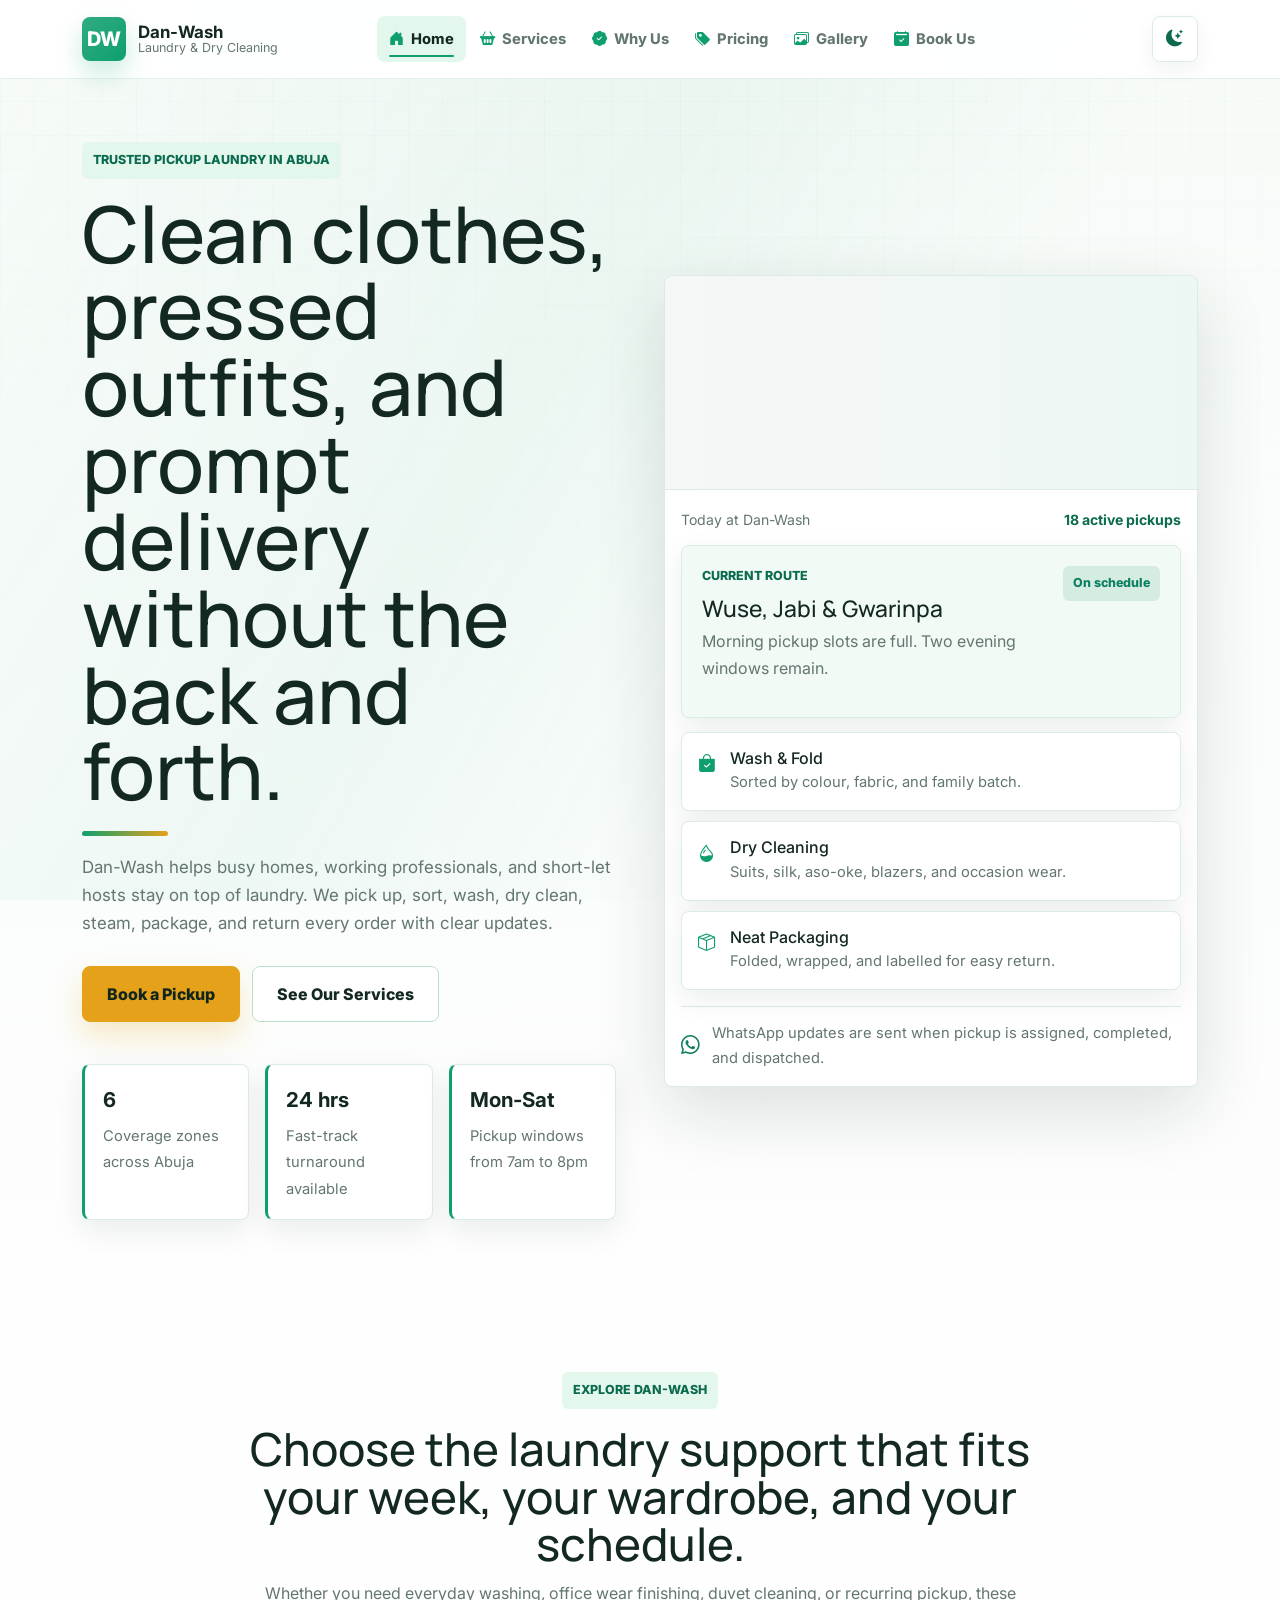
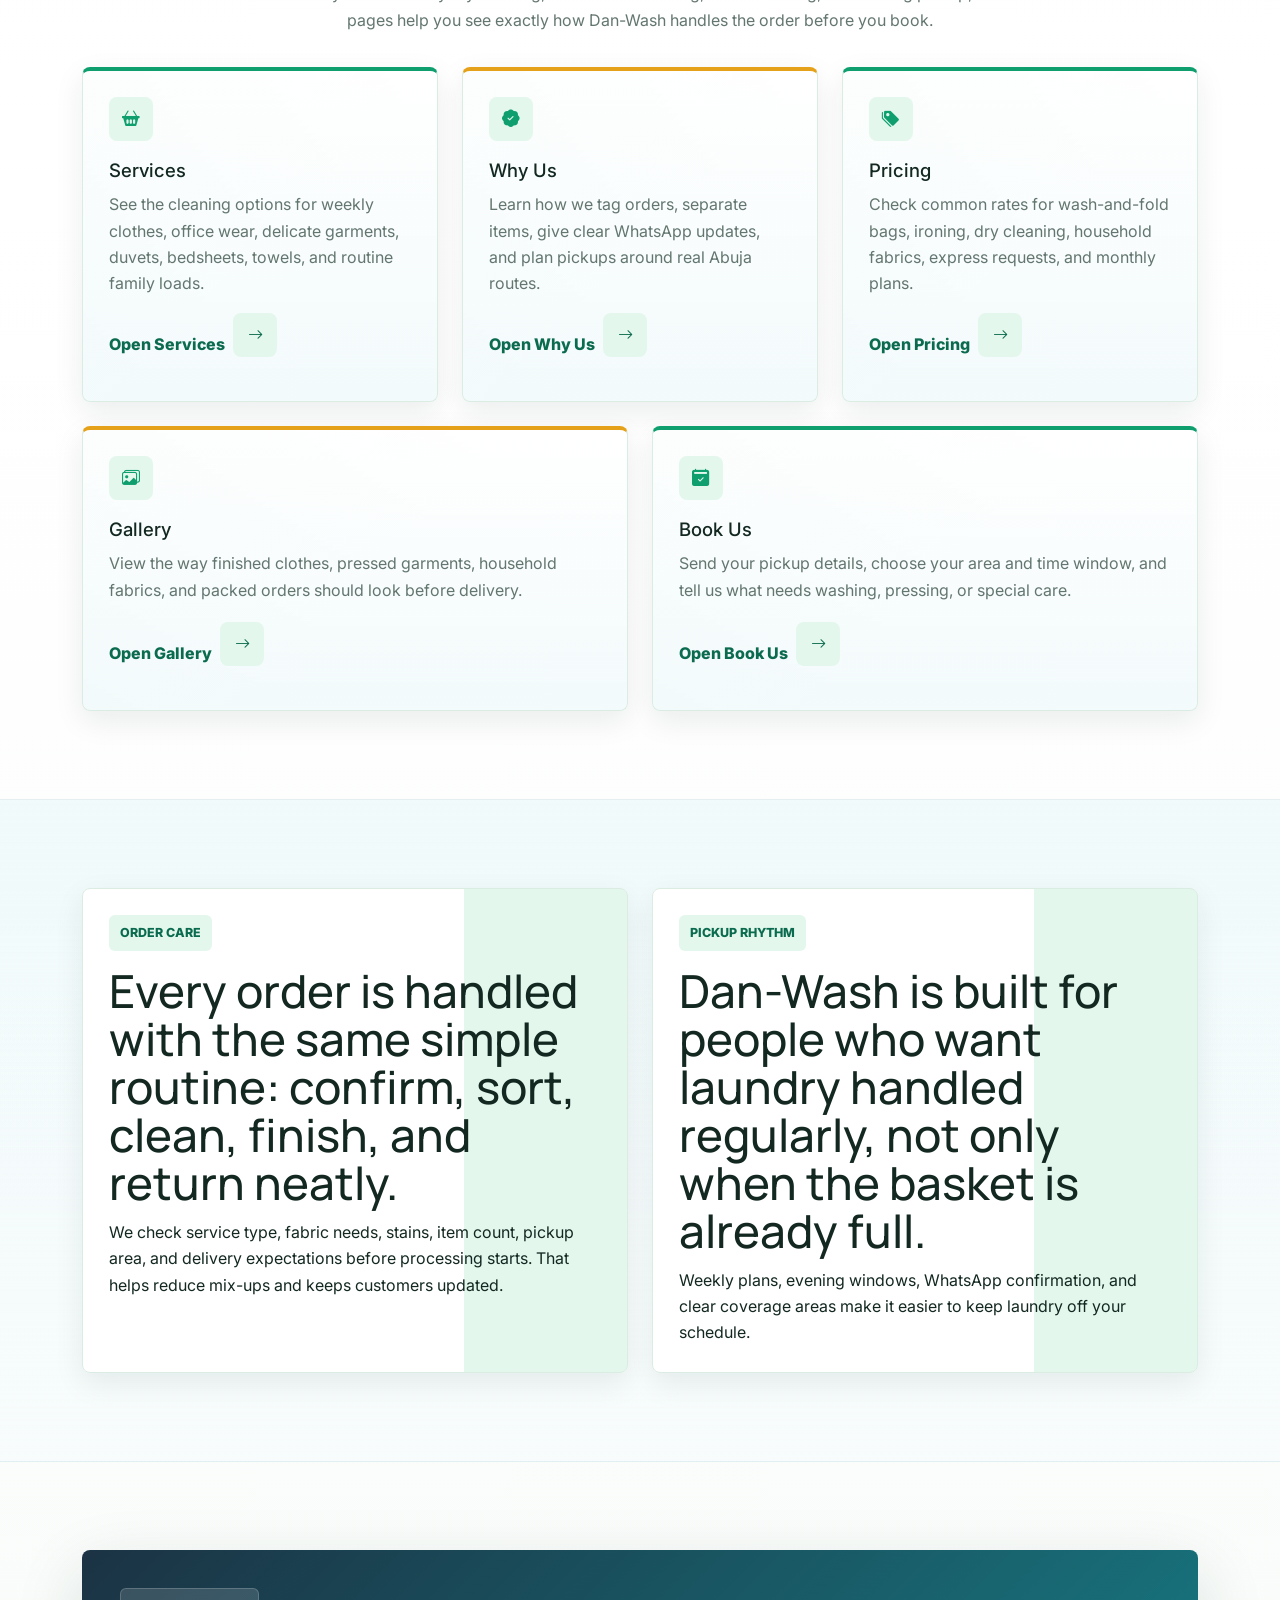
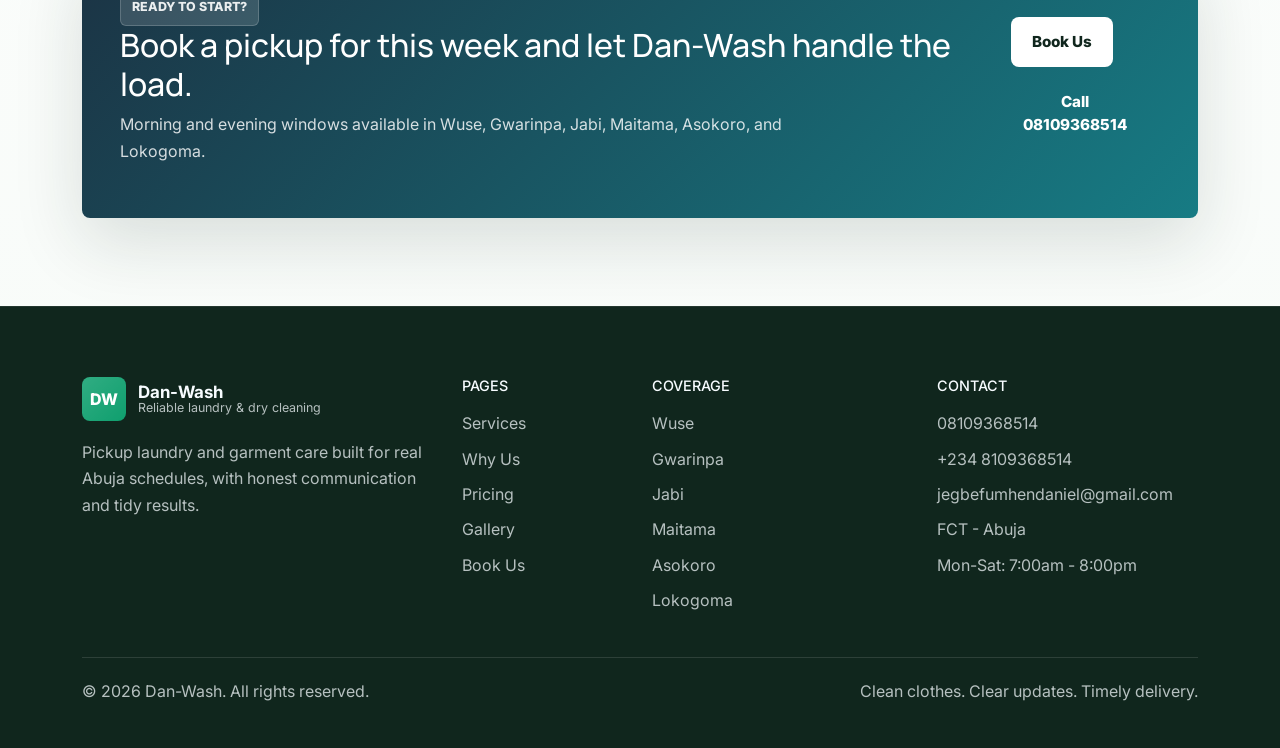
<file: index.html>
<!DOCTYPE html>
<html lang="en" data-theme="light">
<head>
  <meta charset="UTF-8" />
  <meta name="viewport" content="width=device-width, initial-scale=1.0" />
  <title>Dan-Wash | Reliable Laundry & Dry Cleaning in Abuja</title>
  <meta
    name="description"
    content="Dan-Wash offers pickup laundry, ironing, dry cleaning, and household fabric care across Wuse, Gwarinpa, Jabi, Maitama, Asokoro, and Lokogoma in Abuja."
  />
  <script>
    (() => {
      try {
        const savedTheme = localStorage.getItem("danwash-theme");
        const systemTheme = window.matchMedia("(prefers-color-scheme: dark)").matches ? "dark" : "light";
        const theme = savedTheme === "dark" || savedTheme === "light" ? savedTheme : systemTheme;
        document.documentElement.setAttribute("data-theme", theme);
      } catch (error) {
        document.documentElement.setAttribute("data-theme", "light");
      }
    })();
  </script>

  <link
    href="https://cdn.jsdelivr.net/npm/bootstrap@5.3.3/dist/css/bootstrap.min.css"
    rel="stylesheet"
  />
  <link
    rel="stylesheet"
    href="https://cdn.jsdelivr.net/npm/bootstrap-icons@1.11.3/font/bootstrap-icons.min.css"
  />
  <link
    rel="preconnect"
    href="https://fonts.googleapis.com"
  />
  <link
    rel="preconnect"
    href="https://fonts.gstatic.com"
    crossorigin
  />
  <link
    href="https://fonts.googleapis.com/css2?family=Inter:wght@400;500;600;700;800&family=Manrope:wght@500;600;700;800&display=swap"
    rel="stylesheet"
  />
  <link rel="stylesheet" href="style.css" />
</head>
<body class="page-home">
  <div class="site-bg" aria-hidden="true">
    <span class="orb orb-a"></span>
    <span class="orb orb-b"></span>
    <span class="grid-fade"></span>
  </div>

  <nav class="navbar navbar-expand-lg fixed-top site-navbar" id="mainNavbar">
    <div class="container">
      <a class="navbar-brand brand" href="index.html">
        <span class="brand-badge">DW</span>
        <span class="brand-copy">
          <strong>Dan-Wash</strong>
          <small>Laundry & Dry Cleaning</small>
        </span>
      </a>

      <button
        class="navbar-toggler nav-toggle border-0 shadow-none"
        type="button"
        data-bs-toggle="collapse"
        data-bs-target="#siteNav"
        aria-controls="siteNav"
        aria-expanded="false"
        aria-label="Toggle navigation"
      >
        <span></span>
        <span></span>
        <span></span>
      </button>

      <div class="collapse navbar-collapse" id="siteNav">
        <ul class="navbar-nav mx-auto">
          <li class="nav-item"><a class="nav-link" href="index.html"><i class="bi bi-house-door-fill"></i><span>Home</span></a></li>
          <li class="nav-item"><a class="nav-link" href="services.html"><i class="bi bi-basket2-fill"></i><span>Services</span></a></li>
          <li class="nav-item"><a class="nav-link" href="why-us.html"><i class="bi bi-patch-check-fill"></i><span>Why Us</span></a></li>
          <li class="nav-item"><a class="nav-link" href="pricing.html"><i class="bi bi-tags-fill"></i><span>Pricing</span></a></li>
          <li class="nav-item"><a class="nav-link" href="gallery.html"><i class="bi bi-images"></i><span>Gallery</span></a></li>
          <li class="nav-item"><a class="nav-link" href="book-us.html"><i class="bi bi-calendar2-check-fill"></i><span>Book Us</span></a></li>
        </ul>

        <div class="nav-cta">
          <button class="theme-toggle" id="themeToggle" type="button" aria-label="Toggle colour theme">
            <span class="theme-toggle-thumb" aria-hidden="true"></span>
            <span class="theme-option"><i class="bi bi-sun-fill"></i><span>Light</span></span>
            <span class="theme-option"><i class="bi bi-moon-stars-fill"></i><span>Dark</span></span>
          </button>
        </div>
      </div>
    </div>
  </nav>

  <header class="hero-shell hero-home">
    <div class="container">
      <div class="row align-items-center g-5">
        <div class="col-lg-6">
          <div class="section-chip reveal">Trusted pickup laundry in Abuja</div>
          <h1 class="hero-title reveal">
            Clean clothes, pressed outfits, and prompt delivery without the back and forth.
          </h1>
          <p class="hero-text reveal">
            Dan-Wash helps busy homes, working professionals, and short-let hosts stay on top of laundry.
            We pick up, sort, wash, dry clean, steam, package, and return every order with clear updates.
          </p>

          <div class="hero-actions reveal">
            <a class="btn btn-brand btn-lg" href="book-us.html">Book a Pickup</a>
            <a class="btn btn-outline-brand btn-lg" href="services.html">See Our Services</a>
          </div>

          <div class="hero-metrics row g-3 reveal">
            <div class="col-sm-4">
              <div class="metric-card">
                <strong>6</strong>
                <span>Coverage zones across Abuja</span>
              </div>
            </div>
            <div class="col-sm-4">
              <div class="metric-card">
                <strong>24 hrs</strong>
                <span>Fast-track turnaround available</span>
              </div>
            </div>
            <div class="col-sm-4">
              <div class="metric-card">
                <strong>Mon-Sat</strong>
                <span>Pickup windows from 7am to 8pm</span>
              </div>
            </div>
          </div>
        </div>

        <div class="col-lg-6">
          <div class="hero-panel reveal">
            <div class="hero-panel-top">
              <span>Today at Dan-Wash</span>
              <strong>18 active pickups</strong>
            </div>

            <div class="hero-summary-card">
              <div>
                <p class="summary-label">Current route</p>
                <h3>Wuse, Jabi & Gwarinpa</h3>
                <p class="summary-copy">Morning pickup slots are full. Two evening windows remain.</p>
              </div>
              <span class="status-dot">On schedule</span>
            </div>

            <div class="hero-stack">
              <article class="info-tile">
                <i class="bi bi-bag-check-fill"></i>
                <div>
                  <h4>Wash & Fold</h4>
                  <p>Sorted by colour, fabric, and family batch.</p>
                </div>
              </article>
              <article class="info-tile">
                <i class="bi bi-droplet-half"></i>
                <div>
                  <h4>Dry Cleaning</h4>
                  <p>Suits, silk, aso-oke, blazers, and occasion wear.</p>
                </div>
              </article>
              <article class="info-tile">
                <i class="bi bi-box-seam"></i>
                <div>
                  <h4>Neat Packaging</h4>
                  <p>Folded, wrapped, and labelled for easy return.</p>
                </div>
              </article>
            </div>

            <div class="hero-note">
              <i class="bi bi-whatsapp"></i>
              <span>WhatsApp updates are sent when pickup is assigned, completed, and dispatched.</span>
            </div>
          </div>
        </div>
      </div>
    </div>
  </header>

  <main>
    <section class="section-space">
      <div class="container">
        <div class="section-head reveal">
          <span class="section-chip">Explore Dan-Wash</span>
          <h2>Choose the laundry support that fits your week, your wardrobe, and your schedule.</h2>
          <p>
            Whether you need everyday washing, office wear finishing, duvet cleaning, or recurring pickup,
            these pages help you see exactly how Dan-Wash handles the order before you book.
          </p>
        </div>

        <div class="row g-4">
          <div class="col-md-6 col-xl-4">
            <article class="feature-card page-highlight-card reveal">
              <div>
                <i class="bi bi-basket2-fill"></i>
                <h3>Services</h3>
                <p>See the cleaning options for weekly clothes, office wear, delicate garments, duvets, bedsheets, towels, and routine family loads.</p>
              </div>
              <a class="page-highlight-link" href="services.html">Open Services <i class="bi bi-arrow-right"></i></a>
            </article>
          </div>
          <div class="col-md-6 col-xl-4">
            <article class="feature-card page-highlight-card reveal" data-delay="80">
              <div>
                <i class="bi bi-patch-check-fill"></i>
                <h3>Why Us</h3>
                <p>Learn how we tag orders, separate items, give clear WhatsApp updates, and plan pickups around real Abuja routes.</p>
              </div>
              <a class="page-highlight-link" href="why-us.html">Open Why Us <i class="bi bi-arrow-right"></i></a>
            </article>
          </div>
          <div class="col-md-6 col-xl-4">
            <article class="feature-card page-highlight-card reveal" data-delay="160">
              <div>
                <i class="bi bi-tags-fill"></i>
                <h3>Pricing</h3>
                <p>Check common rates for wash-and-fold bags, ironing, dry cleaning, household fabrics, express requests, and monthly plans.</p>
              </div>
              <a class="page-highlight-link" href="pricing.html">Open Pricing <i class="bi bi-arrow-right"></i></a>
            </article>
          </div>
          <div class="col-md-6 col-xl-6">
            <article class="feature-card page-highlight-card reveal" data-delay="240">
              <div>
                <i class="bi bi-images"></i>
                <h3>Gallery</h3>
                <p>View the way finished clothes, pressed garments, household fabrics, and packed orders should look before delivery.</p>
              </div>
              <a class="page-highlight-link" href="gallery.html">Open Gallery <i class="bi bi-arrow-right"></i></a>
            </article>
          </div>
          <div class="col-md-6 col-xl-6">
            <article class="feature-card page-highlight-card reveal" data-delay="320">
              <div>
                <i class="bi bi-calendar2-check-fill"></i>
                <h3>Book Us</h3>
                <p>Send your pickup details, choose your area and time window, and tell us what needs washing, pressing, or special care.</p>
              </div>
              <a class="page-highlight-link" href="book-us.html">Open Book Us <i class="bi bi-arrow-right"></i></a>
            </article>
          </div>
        </div>
      </div>
    </section>

    <section class="section-space section-wash">
      <div class="container">
        <div class="row g-4">
          <div class="col-lg-6">
            <div class="landing-summary-card reveal">
              <span class="section-chip">Order care</span>
              <h2 class="page-section-title mt-3">Every order is handled with the same simple routine: confirm, sort, clean, finish, and return neatly.</h2>
              <p>
                We check service type, fabric needs, stains, item count, pickup area, and delivery expectations before processing starts.
                That helps reduce mix-ups and keeps customers updated.
              </p>
            </div>
          </div>
          <div class="col-lg-6">
            <div class="landing-summary-card reveal" data-delay="100">
              <span class="section-chip">Pickup rhythm</span>
              <h2 class="page-section-title mt-3">Dan-Wash is built for people who want laundry handled regularly, not only when the basket is already full.</h2>
              <p>
                Weekly plans, evening windows, WhatsApp confirmation, and clear coverage areas make it easier to keep laundry off your schedule.
              </p>
            </div>
          </div>
        </div>
      </div>
    </section>

    <section class="section-space">
      <div class="container">
        <div class="cta-banner reveal">
          <div>
            <span class="section-chip section-chip-dark">Ready to start?</span>
            <h2>Book a pickup for this week and let Dan-Wash handle the load.</h2>
            <p>Morning and evening windows available in Wuse, Gwarinpa, Jabi, Maitama, Asokoro, and Lokogoma.</p>
          </div>
          <div class="cta-banner-actions">
            <a class="btn btn-light-brand" href="book-us.html">Book Us</a>
            <a class="btn btn-link-light" href="tel:08109368514">Call 08109368514</a>
          </div>
        </div>
      </div>
    </section>
  </main>

  <footer class="site-footer">
    <div class="container">
      <div class="row g-4">
        <div class="col-lg-4">
          <a class="footer-brand" href="index.html">
            <span class="brand-badge">DW</span>
            <span class="brand-copy">
              <strong>Dan-Wash</strong>
              <small>Reliable laundry & dry cleaning</small>
            </span>
          </a>
          <p class="footer-copy">
            Pickup laundry and garment care built for real Abuja schedules, with honest communication and tidy results.
          </p>
        </div>
        <div class="col-6 col-md-4 col-lg-2">
          <h5>Pages</h5>
          <ul class="footer-links">
            <li><a href="services.html">Services</a></li>
            <li><a href="why-us.html">Why Us</a></li>
            <li><a href="pricing.html">Pricing</a></li>
            <li><a href="gallery.html">Gallery</a></li>
            <li><a href="book-us.html">Book Us</a></li>
          </ul>
        </div>
        <div class="col-6 col-md-4 col-lg-3">
          <h5>Coverage</h5>
          <ul class="footer-links">
            <li>Wuse</li>
            <li>Gwarinpa</li>
            <li>Jabi</li>
            <li>Maitama</li>
            <li>Asokoro</li>
            <li>Lokogoma</li>
          </ul>
        </div>
        <div class="col-md-4 col-lg-3">
          <h5>Contact</h5>
          <ul class="footer-links">
            <li><a href="tel:08109368514">08109368514</a></li>
            <li><a href="https://wa.me/2348109368514" target="_blank" rel="noopener noreferrer">+234 8109368514</a></li>
            <li><a href="mailto:jegbefumhendaniel@gmail.com">jegbefumhendaniel@gmail.com</a></li>
            <li>FCT - Abuja</li>
            <li>Mon-Sat: 7:00am - 8:00pm</li>
          </ul>
        </div>
      </div>

      <div class="footer-bottom">
        <p>&copy; <span id="year"></span> Dan-Wash. All rights reserved.</p>
        <p>Clean clothes. Clear updates. Timely delivery.</p>
      </div>
    </div>
  </footer>

  <button class="back-to-top" id="backToTop" type="button" aria-label="Back to top">
    <i class="bi bi-arrow-up"></i>
  </button>

  <script src="https://cdn.jsdelivr.net/npm/bootstrap@5.3.3/dist/js/bootstrap.bundle.min.js"></script>
  <script src="script.js"></script>
</body>
</html>
</file>
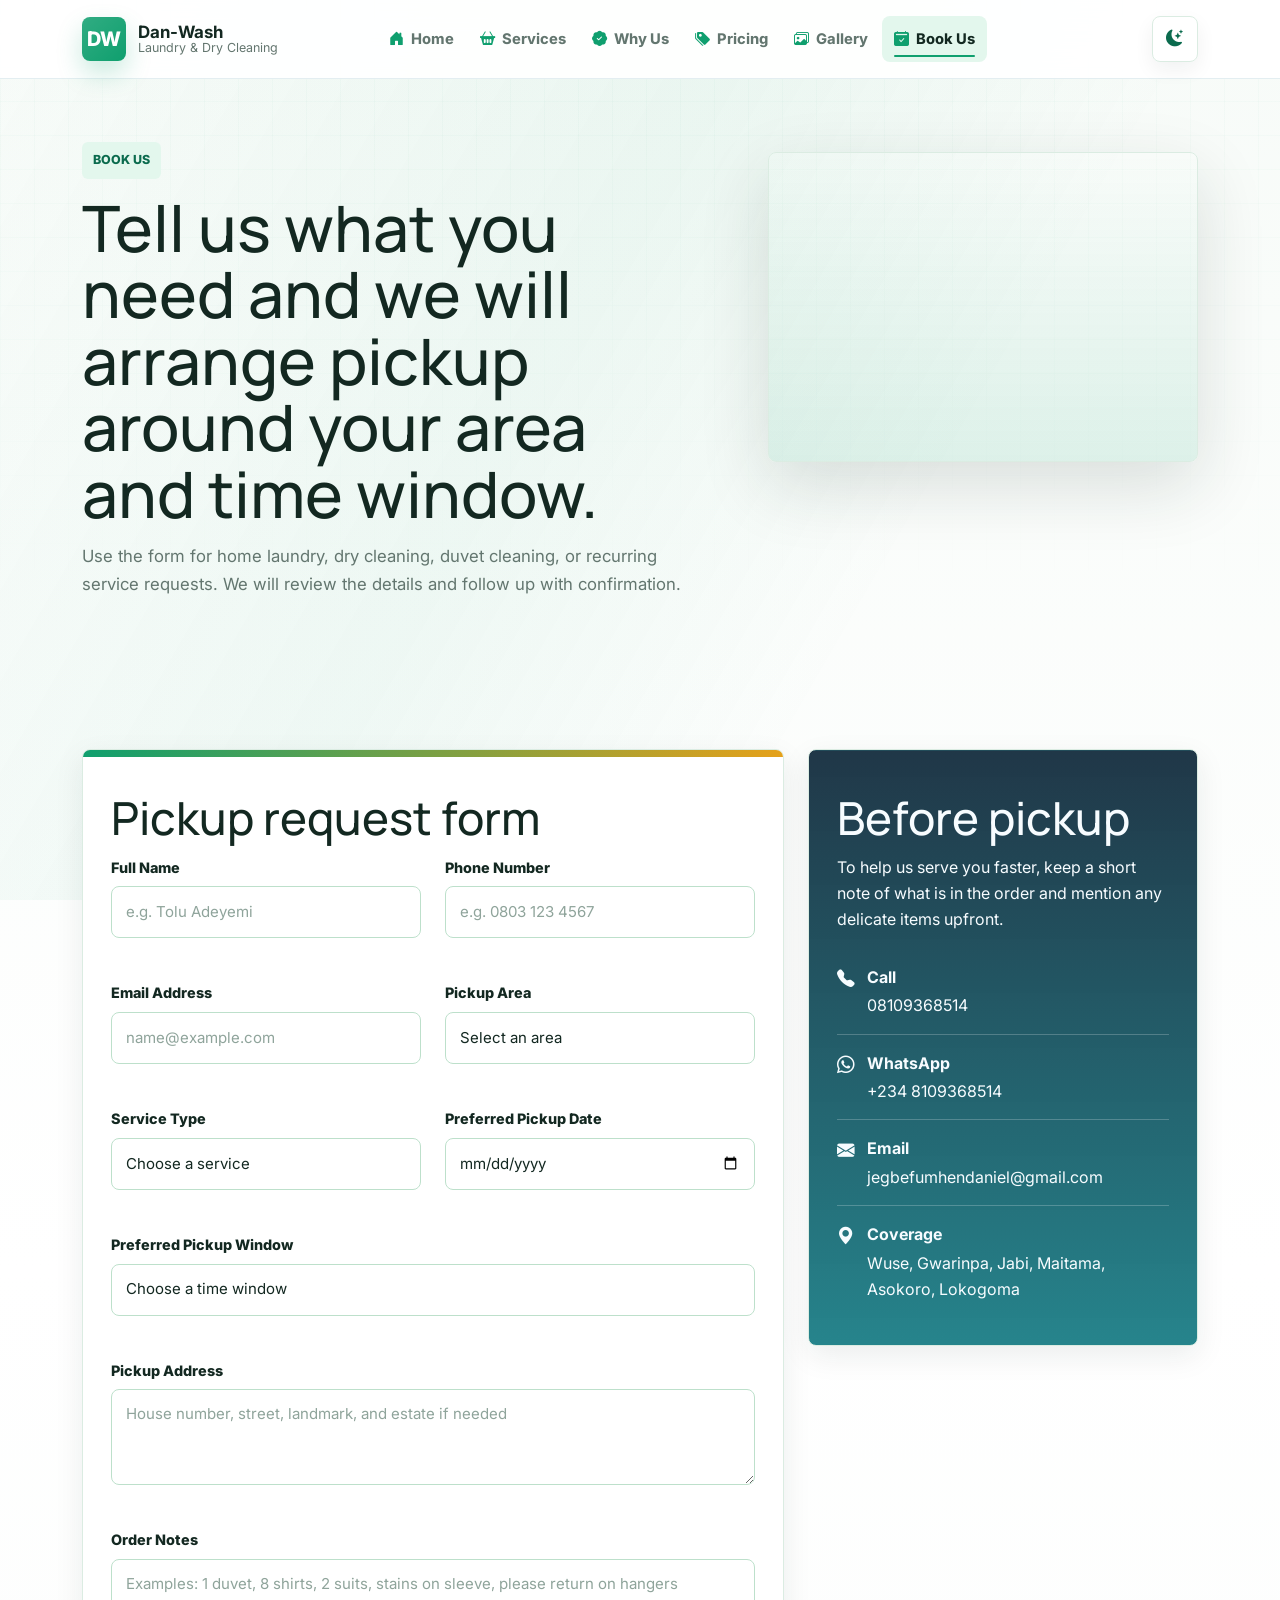
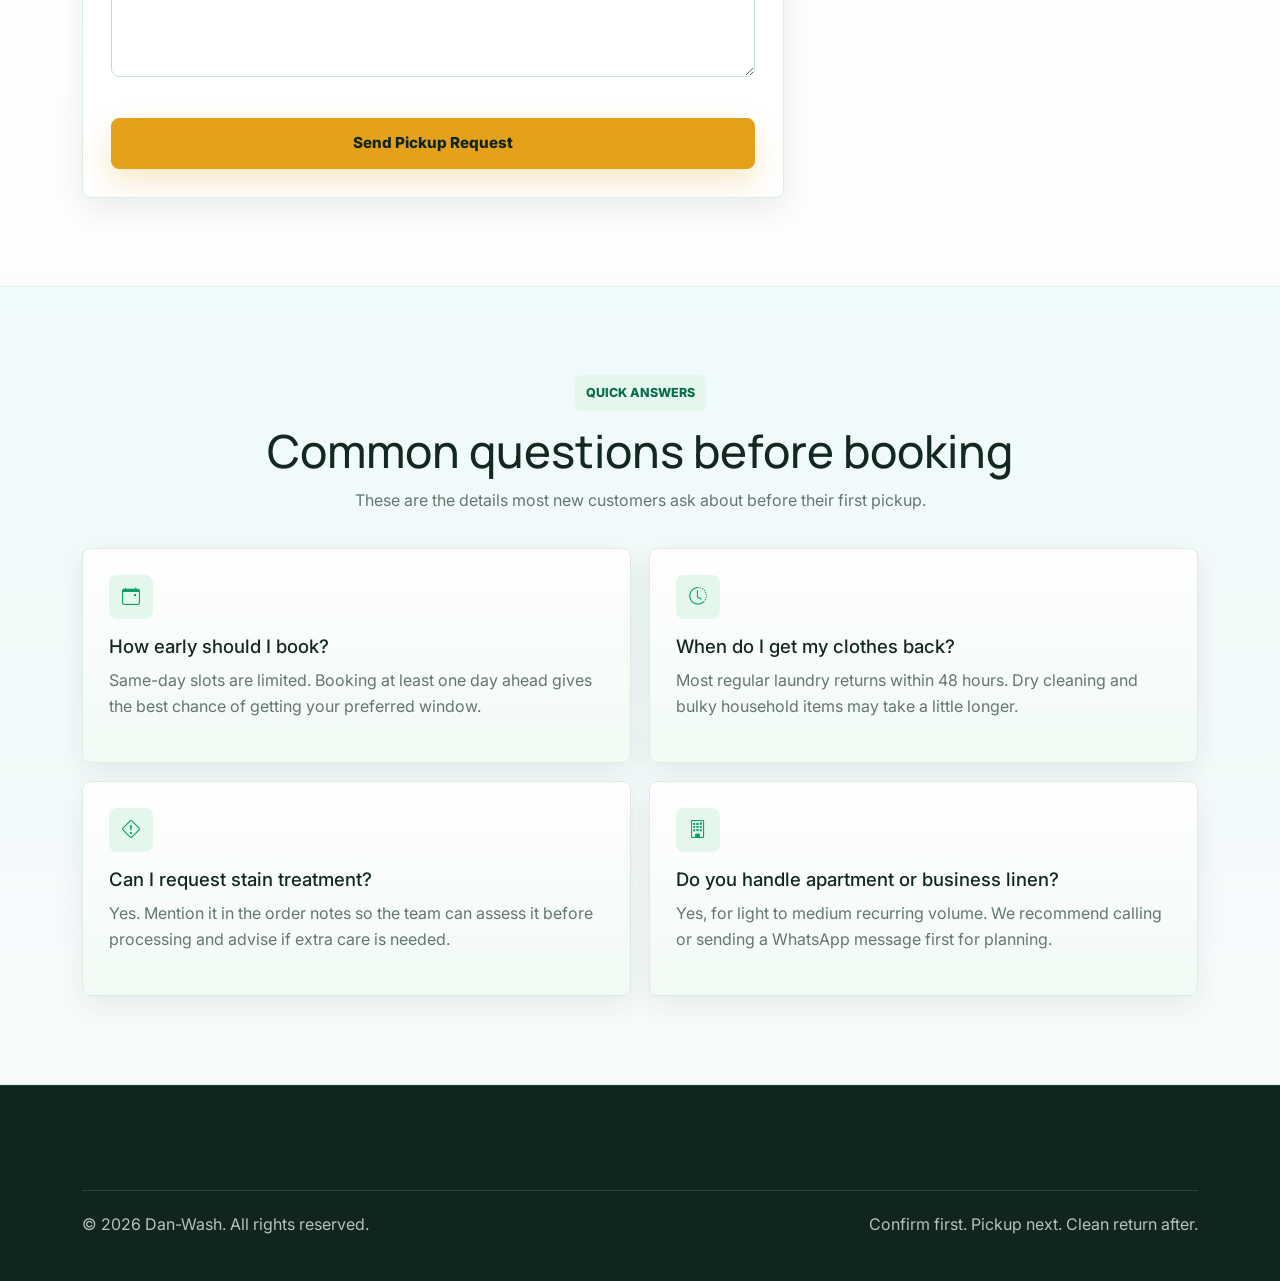
<file: book-us.html>
<!DOCTYPE html>
<html lang="en" data-theme="light">
<head>
  <meta charset="UTF-8" />
  <meta name="viewport" content="width=device-width, initial-scale=1.0" />
  <title>Book Us | Dan-Wash</title>
  <meta
    name="description"
    content="Book a Dan-Wash pickup for wash and fold, ironing, dry cleaning, or household linen care across key Abuja neighbourhoods."
  />
  <script>
    (() => {
      try {
        const savedTheme = localStorage.getItem("danwash-theme");
        const systemTheme = window.matchMedia("(prefers-color-scheme: dark)").matches ? "dark" : "light";
        const theme = savedTheme === "dark" || savedTheme === "light" ? savedTheme : systemTheme;
        document.documentElement.setAttribute("data-theme", theme);
      } catch (error) {
        document.documentElement.setAttribute("data-theme", "light");
      }
    })();
  </script>
  <link href="https://cdn.jsdelivr.net/npm/bootstrap@5.3.3/dist/css/bootstrap.min.css" rel="stylesheet" />
  <link rel="stylesheet" href="https://cdn.jsdelivr.net/npm/bootstrap-icons@1.11.3/font/bootstrap-icons.min.css" />
  <link rel="preconnect" href="https://fonts.googleapis.com" />
  <link rel="preconnect" href="https://fonts.gstatic.com" crossorigin />
  <link href="https://fonts.googleapis.com/css2?family=Inter:wght@400;500;600;700;800&family=Manrope:wght@500;600;700;800&display=swap" rel="stylesheet" />
  <link rel="stylesheet" href="style.css" />
</head>
<body class="page-book">
  <div class="site-bg" aria-hidden="true">
    <span class="orb orb-a"></span>
    <span class="orb orb-b"></span>
    <span class="grid-fade"></span>
  </div>

  <nav class="navbar navbar-expand-lg fixed-top site-navbar" id="mainNavbar">
    <div class="container">
      <a class="navbar-brand brand" href="index.html">
        <span class="brand-badge">DW</span>
        <span class="brand-copy">
          <strong>Dan-Wash</strong>
          <small>Laundry & Dry Cleaning</small>
        </span>
      </a>
      <button class="navbar-toggler nav-toggle border-0 shadow-none" type="button" data-bs-toggle="collapse" data-bs-target="#siteNav" aria-controls="siteNav" aria-expanded="false" aria-label="Toggle navigation">
        <span></span><span></span><span></span>
      </button>
      <div class="collapse navbar-collapse" id="siteNav">
        <ul class="navbar-nav mx-auto">
          <li class="nav-item"><a class="nav-link" href="index.html"><i class="bi bi-house-door-fill"></i><span>Home</span></a></li>
          <li class="nav-item"><a class="nav-link" href="services.html"><i class="bi bi-basket2-fill"></i><span>Services</span></a></li>
          <li class="nav-item"><a class="nav-link" href="why-us.html"><i class="bi bi-patch-check-fill"></i><span>Why Us</span></a></li>
          <li class="nav-item"><a class="nav-link" href="pricing.html"><i class="bi bi-tags-fill"></i><span>Pricing</span></a></li>
          <li class="nav-item"><a class="nav-link" href="gallery.html"><i class="bi bi-images"></i><span>Gallery</span></a></li>
          <li class="nav-item"><a class="nav-link" href="book-us.html"><i class="bi bi-calendar2-check-fill"></i><span>Book Us</span></a></li>
        </ul>
        <div class="nav-cta">
          <button class="theme-toggle" id="themeToggle" type="button" aria-label="Toggle colour theme">
            <span class="theme-toggle-thumb" aria-hidden="true"></span>
            <span class="theme-option"><i class="bi bi-sun-fill"></i><span>Light</span></span>
            <span class="theme-option"><i class="bi bi-moon-stars-fill"></i><span>Dark</span></span>
          </button>
        </div>
      </div>
    </div>
  </nav>

  <header class="page-hero">
    <div class="container">
      <div class="section-chip reveal">Book Us</div>
      <h1 class="page-title reveal">Tell us what you need and we will arrange pickup around your area and time window.</h1>
      <p class="page-lead reveal">
        Use the form for home laundry, dry cleaning, duvet cleaning, or recurring service requests.
        We will review the details and follow up with confirmation.
      </p>
    </div>
  </header>

  <main>
    <section class="section-space">
      <div class="container">
        <div class="booking-layout">
          <div class="booking-form-card reveal">
            <h2 class="page-section-title">Pickup request form</h2>
            <form id="bookingForm" novalidate>
              <div class="row">
                <div class="col-md-6 field-wrap">
                  <label class="form-label" for="fullName">Full Name</label>
                  <input class="form-control" id="fullName" type="text" placeholder="e.g. Tolu Adeyemi" />
                  <small class="error-text"></small>
                </div>
                <div class="col-md-6 field-wrap">
                  <label class="form-label" for="phone">Phone Number</label>
                  <input class="form-control" id="phone" type="tel" placeholder="e.g. 0803 123 4567" />
                  <small class="error-text"></small>
                </div>
                <div class="col-md-6 field-wrap">
                  <label class="form-label" for="email">Email Address</label>
                  <input class="form-control" id="email" type="email" placeholder="name@example.com" />
                  <small class="error-text"></small>
                </div>
                <div class="col-md-6 field-wrap">
                  <label class="form-label" for="area">Pickup Area</label>
                  <select class="form-select" id="area">
                    <option value="">Select an area</option>
                    <option>Wuse</option>
                    <option>Gwarinpa</option>
                    <option>Jabi</option>
                    <option>Maitama</option>
                    <option>Asokoro</option>
                    <option>Lokogoma</option>
                    <option>Other / confirm first</option>
                  </select>
                  <small class="error-text"></small>
                </div>
                <div class="col-md-6 field-wrap">
                  <label class="form-label" for="service">Service Type</label>
                  <select class="form-select" id="service">
                    <option value="">Choose a service</option>
                    <option>Wash & Fold</option>
                    <option>Ironing / Steam Finish</option>
                    <option>Dry Cleaning</option>
                    <option>Duvet / Household Linen</option>
                    <option>Weekly Plan</option>
                    <option>Commercial / Apartment Linen</option>
                  </select>
                  <small class="error-text"></small>
                </div>
                <div class="col-md-6 field-wrap">
                  <label class="form-label" for="pickupDate">Preferred Pickup Date</label>
                  <input class="form-control" id="pickupDate" type="date" />
                  <small class="error-text"></small>
                </div>
                <div class="col-md-12 field-wrap">
                  <label class="form-label" for="pickupWindow">Preferred Pickup Window</label>
                  <select class="form-select" id="pickupWindow">
                    <option value="">Choose a time window</option>
                    <option>7:00am - 10:00am</option>
                    <option>10:00am - 1:00pm</option>
                    <option>1:00pm - 4:00pm</option>
                    <option>4:00pm - 8:00pm</option>
                  </select>
                  <small class="error-text"></small>
                </div>
                <div class="col-md-12 field-wrap">
                  <label class="form-label" for="address">Pickup Address</label>
                  <textarea class="form-control" id="address" rows="3" placeholder="House number, street, landmark, and estate if needed"></textarea>
                  <small class="error-text"></small>
                </div>
                <div class="col-md-12 field-wrap">
                  <label class="form-label" for="notes">Order Notes</label>
                  <textarea class="form-control" id="notes" rows="4" placeholder="Examples: 1 duvet, 8 shirts, 2 suits, stains on sleeve, please return on hangers"></textarea>
                  <small class="error-text"></small>
                </div>
                <div class="col-12">
                  <button class="btn btn-brand w-100" type="submit">Send Pickup Request</button>
                </div>
              </div>
            </form>
            <div class="success-alert d-none" id="formSuccess">
              Your request has been captured. Dan-Wash will follow up to confirm pickup details.
            </div>
          </div>

          <aside class="booking-sidebar reveal" data-delay="100">
            <h2 class="page-section-title">Before pickup</h2>
            <p>To help us serve you faster, keep a short note of what is in the order and mention any delicate items upfront.</p>

            <div class="booking-contact">
              <i class="bi bi-telephone-fill"></i>
              <div>
                <strong>Call</strong>
                <p><a href="tel:08109368514">08109368514</a></p>
              </div>
            </div>
            <div class="booking-contact">
              <i class="bi bi-whatsapp"></i>
              <div>
                <strong>WhatsApp</strong>
                <p><a href="https://wa.me/2348109368514" target="_blank" rel="noopener noreferrer">+234 8109368514</a></p>
              </div>
            </div>
            <div class="booking-contact">
              <i class="bi bi-envelope-fill"></i>
              <div>
                <strong>Email</strong>
                <p><a href="mailto:jegbefumhendaniel@gmail.com">jegbefumhendaniel@gmail.com</a></p>
              </div>
            </div>
            <div class="booking-contact">
              <i class="bi bi-geo-alt-fill"></i>
              <div>
                <strong>Coverage</strong>
                <p>Wuse, Gwarinpa, Jabi, Maitama, Asokoro, Lokogoma</p>
              </div>
            </div>
          </aside>
        </div>
      </div>
    </section>

    <section class="section-space section-wash">
      <div class="container">
        <div class="section-head reveal">
          <span class="section-chip">Quick answers</span>
          <h2>Common questions before booking</h2>
          <p>These are the details most new customers ask about before their first pickup.</p>
        </div>

        <div class="faq-grid">
          <article class="faq-card reveal">
            <div class="faq-icon"><i class="bi bi-calendar-event"></i></div>
            <h3>How early should I book?</h3>
            <p>Same-day slots are limited. Booking at least one day ahead gives the best chance of getting your preferred window.</p>
          </article>
          <article class="faq-card reveal" data-delay="80">
            <div class="faq-icon"><i class="bi bi-clock-history"></i></div>
            <h3>When do I get my clothes back?</h3>
            <p>Most regular laundry returns within 48 hours. Dry cleaning and bulky household items may take a little longer.</p>
          </article>
          <article class="faq-card reveal" data-delay="160">
            <div class="faq-icon"><i class="bi bi-exclamation-diamond"></i></div>
            <h3>Can I request stain treatment?</h3>
            <p>Yes. Mention it in the order notes so the team can assess it before processing and advise if extra care is needed.</p>
          </article>
          <article class="faq-card reveal" data-delay="240">
            <div class="faq-icon"><i class="bi bi-building"></i></div>
            <h3>Do you handle apartment or business linen?</h3>
            <p>Yes, for light to medium recurring volume. We recommend calling or sending a WhatsApp message first for planning.</p>
          </article>
        </div>
      </div>
    </section>
  </main>

  <footer class="site-footer">
    <div class="container">
      <div class="footer-bottom">
        <p>&copy; <span id="year"></span> Dan-Wash. All rights reserved.</p>
        <p>Confirm first. Pickup next. Clean return after.</p>
      </div>
    </div>
  </footer>

  <button class="back-to-top" id="backToTop" type="button" aria-label="Back to top">
    <i class="bi bi-arrow-up"></i>
  </button>

  <script src="https://cdn.jsdelivr.net/npm/bootstrap@5.3.3/dist/js/bootstrap.bundle.min.js"></script>
  <script src="script.js"></script>
</body>
</html>
</file>
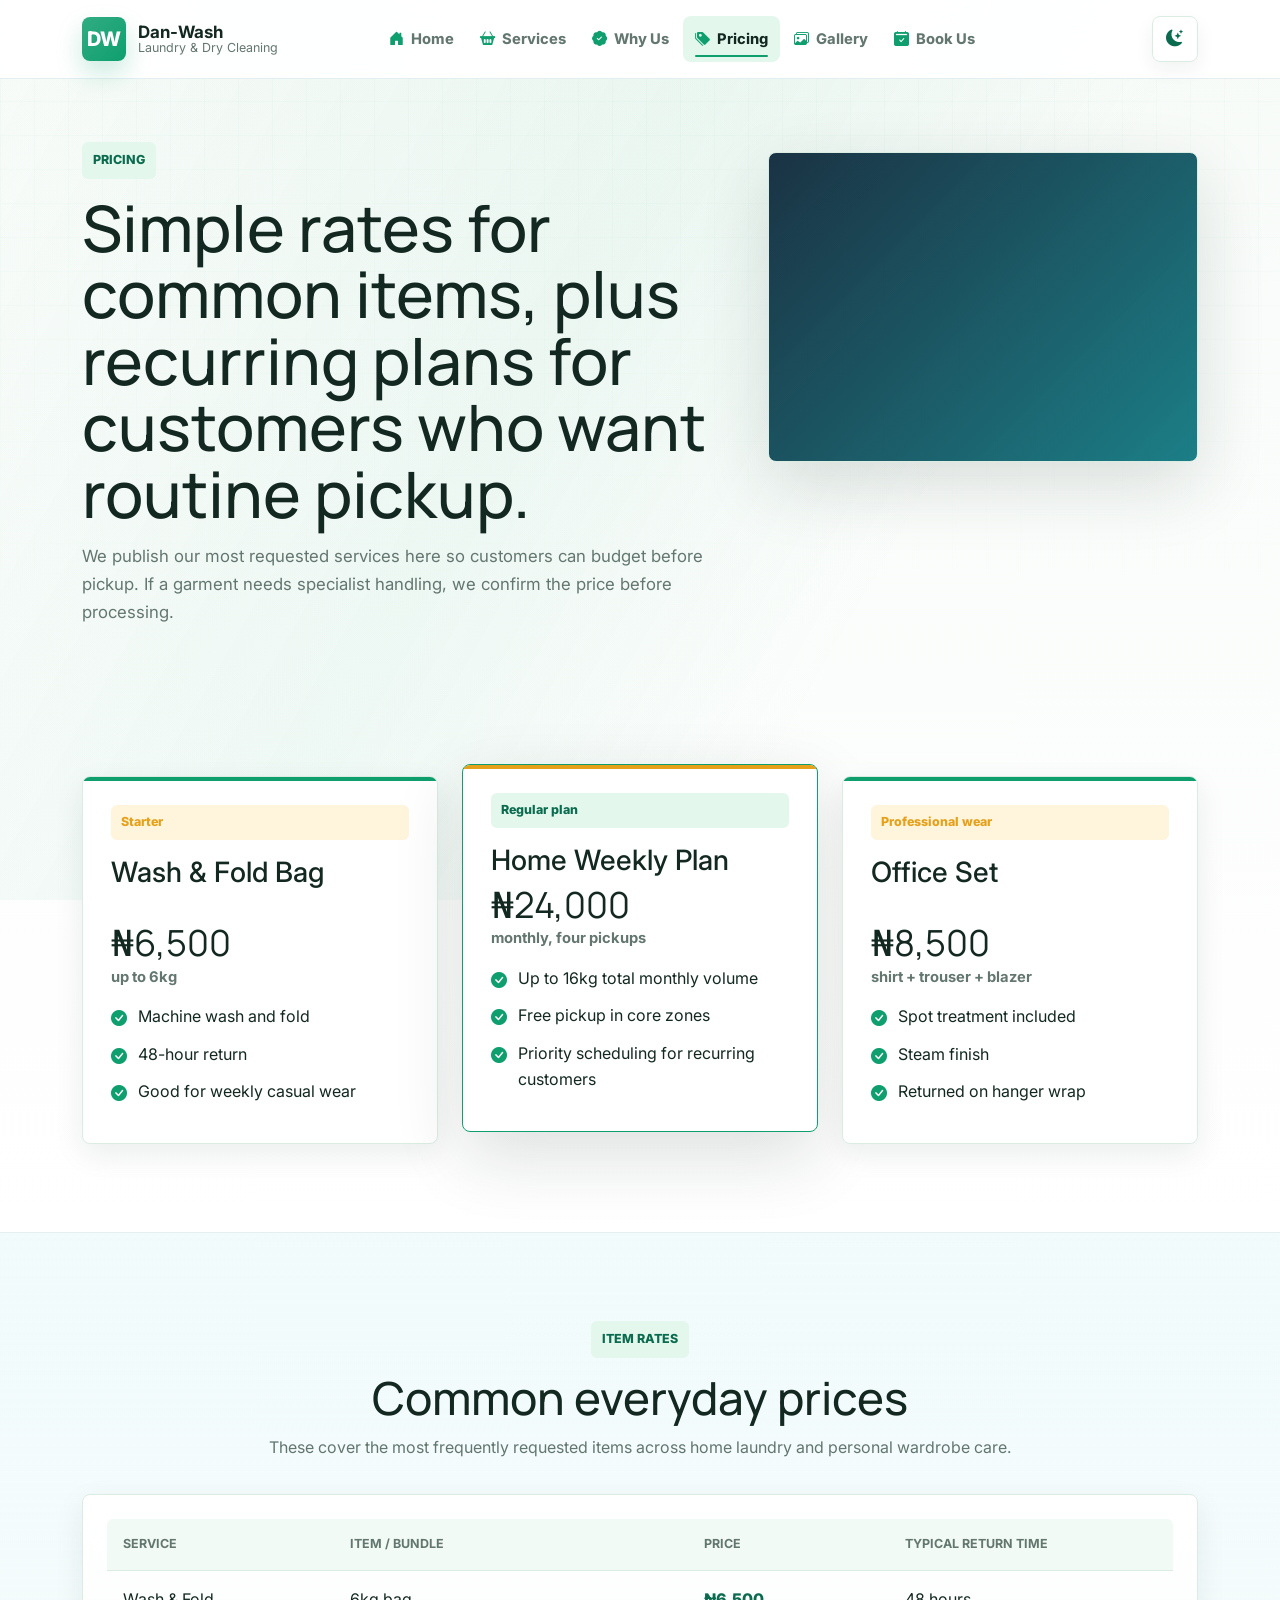
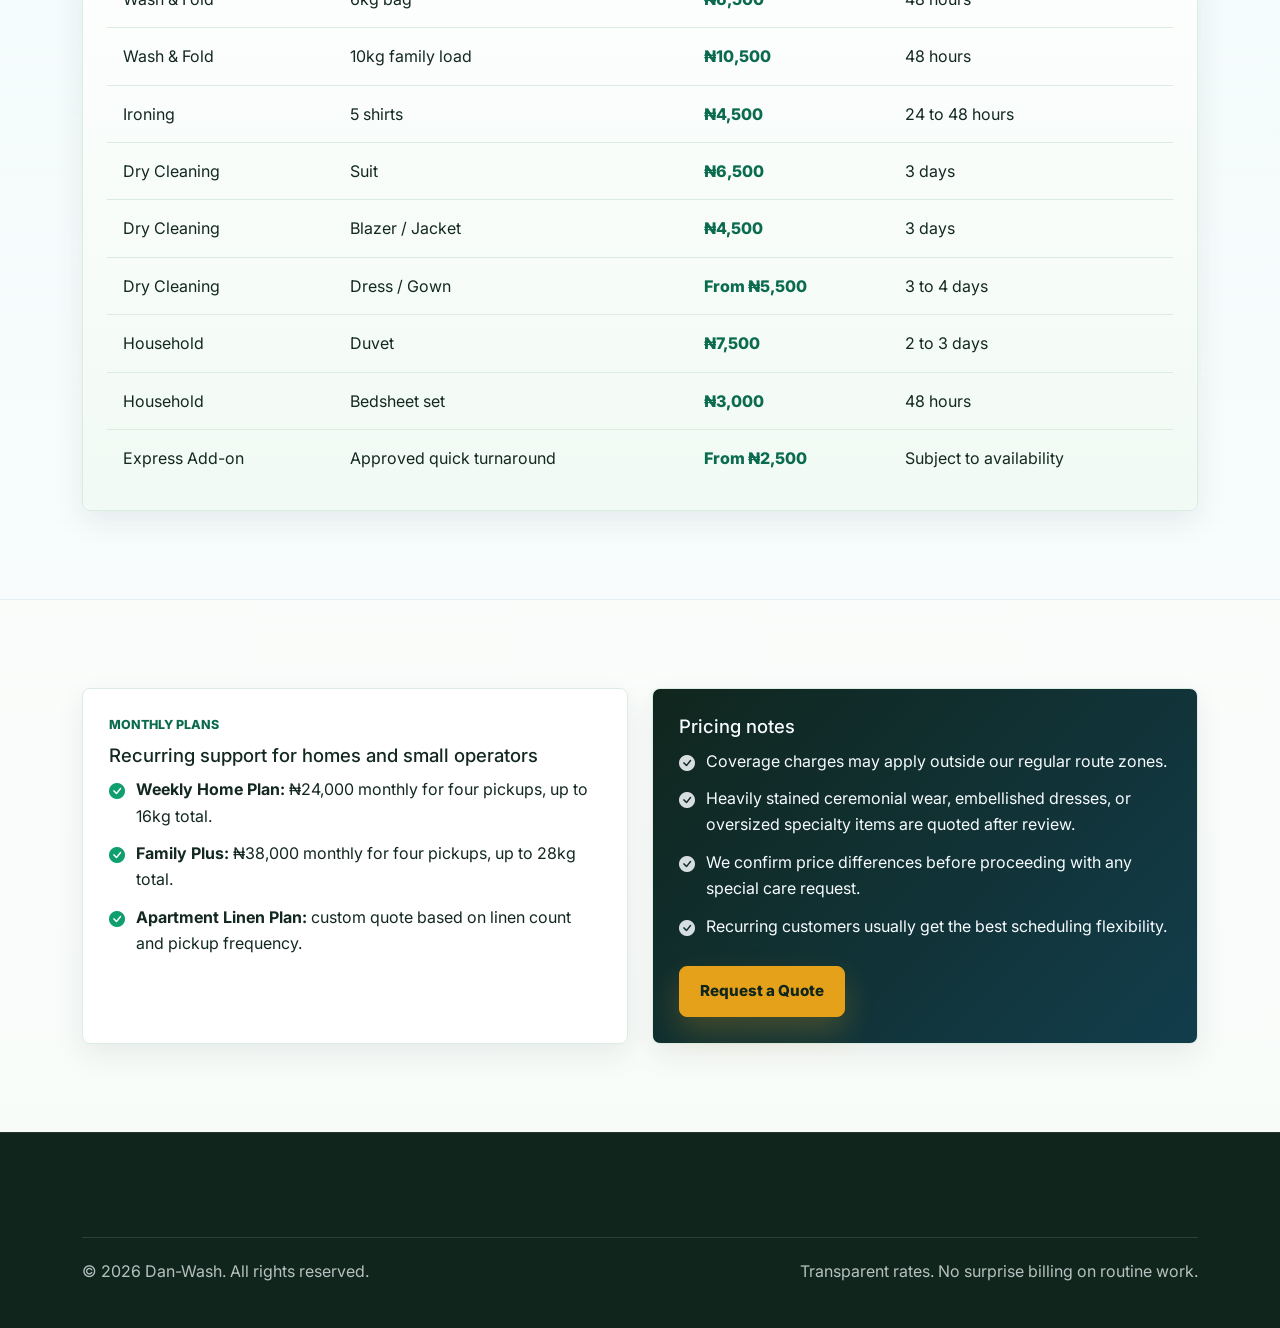
<file: pricing.html>
<!DOCTYPE html>
<html lang="en" data-theme="light">
<head>
  <meta charset="UTF-8" />
  <meta name="viewport" content="width=device-width, initial-scale=1.0" />
  <title>Pricing | Dan-Wash</title>
  <meta
    name="description"
    content="View Dan-Wash pricing for wash and fold, ironing, dry cleaning, duvet cleaning, and monthly laundry plans in Abuja."
  />
  <script>
    (() => {
      try {
        const savedTheme = localStorage.getItem("danwash-theme");
        const systemTheme = window.matchMedia("(prefers-color-scheme: dark)").matches ? "dark" : "light";
        const theme = savedTheme === "dark" || savedTheme === "light" ? savedTheme : systemTheme;
        document.documentElement.setAttribute("data-theme", theme);
      } catch (error) {
        document.documentElement.setAttribute("data-theme", "light");
      }
    })();
  </script>
  <link href="https://cdn.jsdelivr.net/npm/bootstrap@5.3.3/dist/css/bootstrap.min.css" rel="stylesheet" />
  <link rel="stylesheet" href="https://cdn.jsdelivr.net/npm/bootstrap-icons@1.11.3/font/bootstrap-icons.min.css" />
  <link rel="preconnect" href="https://fonts.googleapis.com" />
  <link rel="preconnect" href="https://fonts.gstatic.com" crossorigin />
  <link href="https://fonts.googleapis.com/css2?family=Inter:wght@400;500;600;700;800&family=Manrope:wght@500;600;700;800&display=swap" rel="stylesheet" />
  <link rel="stylesheet" href="style.css" />
</head>
<body class="page-pricing">
  <div class="site-bg" aria-hidden="true">
    <span class="orb orb-a"></span>
    <span class="orb orb-b"></span>
    <span class="grid-fade"></span>
  </div>

  <nav class="navbar navbar-expand-lg fixed-top site-navbar" id="mainNavbar">
    <div class="container">
      <a class="navbar-brand brand" href="index.html">
        <span class="brand-badge">DW</span>
        <span class="brand-copy">
          <strong>Dan-Wash</strong>
          <small>Laundry & Dry Cleaning</small>
        </span>
      </a>
      <button class="navbar-toggler nav-toggle border-0 shadow-none" type="button" data-bs-toggle="collapse" data-bs-target="#siteNav" aria-controls="siteNav" aria-expanded="false" aria-label="Toggle navigation">
        <span></span><span></span><span></span>
      </button>
      <div class="collapse navbar-collapse" id="siteNav">
        <ul class="navbar-nav mx-auto">
          <li class="nav-item"><a class="nav-link" href="index.html"><i class="bi bi-house-door-fill"></i><span>Home</span></a></li>
          <li class="nav-item"><a class="nav-link" href="services.html"><i class="bi bi-basket2-fill"></i><span>Services</span></a></li>
          <li class="nav-item"><a class="nav-link" href="why-us.html"><i class="bi bi-patch-check-fill"></i><span>Why Us</span></a></li>
          <li class="nav-item"><a class="nav-link" href="pricing.html"><i class="bi bi-tags-fill"></i><span>Pricing</span></a></li>
          <li class="nav-item"><a class="nav-link" href="gallery.html"><i class="bi bi-images"></i><span>Gallery</span></a></li>
          <li class="nav-item"><a class="nav-link" href="book-us.html"><i class="bi bi-calendar2-check-fill"></i><span>Book Us</span></a></li>
        </ul>
        <div class="nav-cta">
          <button class="theme-toggle" id="themeToggle" type="button" aria-label="Toggle colour theme">
            <span class="theme-toggle-thumb" aria-hidden="true"></span>
            <span class="theme-option"><i class="bi bi-sun-fill"></i><span>Light</span></span>
            <span class="theme-option"><i class="bi bi-moon-stars-fill"></i><span>Dark</span></span>
          </button>
        </div>
      </div>
    </div>
  </nav>

  <header class="page-hero">
    <div class="container">
      <div class="section-chip reveal">Pricing</div>
      <h1 class="page-title reveal">Simple rates for common items, plus recurring plans for customers who want routine pickup.</h1>
      <p class="page-lead reveal">
        We publish our most requested services here so customers can budget before pickup.
        If a garment needs specialist handling, we confirm the price before processing.
      </p>
    </div>
  </header>

  <main>
    <section class="section-space">
      <div class="container">
        <div class="row g-4">
          <div class="col-lg-4">
            <article class="pricing-card reveal">
              <span class="pricing-tag">Starter</span>
              <h3>Wash & Fold Bag</h3>
              <div class="price-line">&#8358;6,500 <small>up to 6kg</small></div>
              <ul class="clean-list">
                <li>Machine wash and fold</li>
                <li>48-hour return</li>
                <li>Good for weekly casual wear</li>
              </ul>
            </article>
          </div>
          <div class="col-lg-4">
            <article class="pricing-card featured reveal" data-delay="100">
              <span class="pricing-tag accent">Regular plan</span>
              <h3>Home Weekly Plan</h3>
              <div class="price-line">&#8358;24,000 <small>monthly, four pickups</small></div>
              <ul class="clean-list">
                <li>Up to 16kg total monthly volume</li>
                <li>Free pickup in core zones</li>
                <li>Priority scheduling for recurring customers</li>
              </ul>
            </article>
          </div>
          <div class="col-lg-4">
            <article class="pricing-card reveal" data-delay="200">
              <span class="pricing-tag">Professional wear</span>
              <h3>Office Set</h3>
              <div class="price-line">&#8358;8,500 <small>shirt + trouser + blazer</small></div>
              <ul class="clean-list">
                <li>Spot treatment included</li>
                <li>Steam finish</li>
                <li>Returned on hanger wrap</li>
              </ul>
            </article>
          </div>
        </div>
      </div>
    </section>

    <section class="section-space section-wash">
      <div class="container">
        <div class="section-head reveal">
          <span class="section-chip">Item rates</span>
          <h2>Common everyday prices</h2>
          <p>These cover the most frequently requested items across home laundry and personal wardrobe care.</p>
        </div>

        <div class="table-shell reveal">
          <table class="pricing-table">
            <thead>
              <tr>
                <th>Service</th>
                <th>Item / Bundle</th>
                <th>Price</th>
                <th>Typical Return Time</th>
              </tr>
            </thead>
            <tbody>
              <tr>
                <td>Wash & Fold</td>
                <td>6kg bag</td>
                <td>&#8358;6,500</td>
                <td>48 hours</td>
              </tr>
              <tr>
                <td>Wash & Fold</td>
                <td>10kg family load</td>
                <td>&#8358;10,500</td>
                <td>48 hours</td>
              </tr>
              <tr>
                <td>Ironing</td>
                <td>5 shirts</td>
                <td>&#8358;4,500</td>
                <td>24 to 48 hours</td>
              </tr>
              <tr>
                <td>Dry Cleaning</td>
                <td>Suit</td>
                <td>&#8358;6,500</td>
                <td>3 days</td>
              </tr>
              <tr>
                <td>Dry Cleaning</td>
                <td>Blazer / Jacket</td>
                <td>&#8358;4,500</td>
                <td>3 days</td>
              </tr>
              <tr>
                <td>Dry Cleaning</td>
                <td>Dress / Gown</td>
                <td>From &#8358;5,500</td>
                <td>3 to 4 days</td>
              </tr>
              <tr>
                <td>Household</td>
                <td>Duvet</td>
                <td>&#8358;7,500</td>
                <td>2 to 3 days</td>
              </tr>
              <tr>
                <td>Household</td>
                <td>Bedsheet set</td>
                <td>&#8358;3,000</td>
                <td>48 hours</td>
              </tr>
              <tr>
                <td>Express Add-on</td>
                <td>Approved quick turnaround</td>
                <td>From &#8358;2,500</td>
                <td>Subject to availability</td>
              </tr>
            </tbody>
          </table>
        </div>
      </div>
    </section>

    <section class="section-space">
      <div class="container">
        <div class="row g-4">
          <div class="col-lg-6">
            <div class="detail-card reveal">
              <span class="meta-label">Monthly plans</span>
              <h3>Recurring support for homes and small operators</h3>
              <ul class="check-list">
                <li><strong>Weekly Home Plan:</strong> &#8358;24,000 monthly for four pickups, up to 16kg total.</li>
                <li><strong>Family Plus:</strong> &#8358;38,000 monthly for four pickups, up to 28kg total.</li>
                <li><strong>Apartment Linen Plan:</strong> custom quote based on linen count and pickup frequency.</li>
              </ul>
            </div>
          </div>
          <div class="col-lg-6">
            <div class="note-card reveal" data-delay="100">
              <h3>Pricing notes</h3>
              <ul class="check-list">
                <li>Coverage charges may apply outside our regular route zones.</li>
                <li>Heavily stained ceremonial wear, embellished dresses, or oversized specialty items are quoted after review.</li>
                <li>We confirm price differences before proceeding with any special care request.</li>
                <li>Recurring customers usually get the best scheduling flexibility.</li>
              </ul>
              <a class="btn btn-brand mt-3" href="book-us.html">Request a Quote</a>
            </div>
          </div>
        </div>
      </div>
    </section>
  </main>

  <footer class="site-footer">
    <div class="container">
      <div class="footer-bottom">
        <p>&copy; <span id="year"></span> Dan-Wash. All rights reserved.</p>
        <p>Transparent rates. No surprise billing on routine work.</p>
      </div>
    </div>
  </footer>

  <button class="back-to-top" id="backToTop" type="button" aria-label="Back to top">
    <i class="bi bi-arrow-up"></i>
  </button>

  <script src="https://cdn.jsdelivr.net/npm/bootstrap@5.3.3/dist/js/bootstrap.bundle.min.js"></script>
  <script src="script.js"></script>
</body>
</html>
</file>
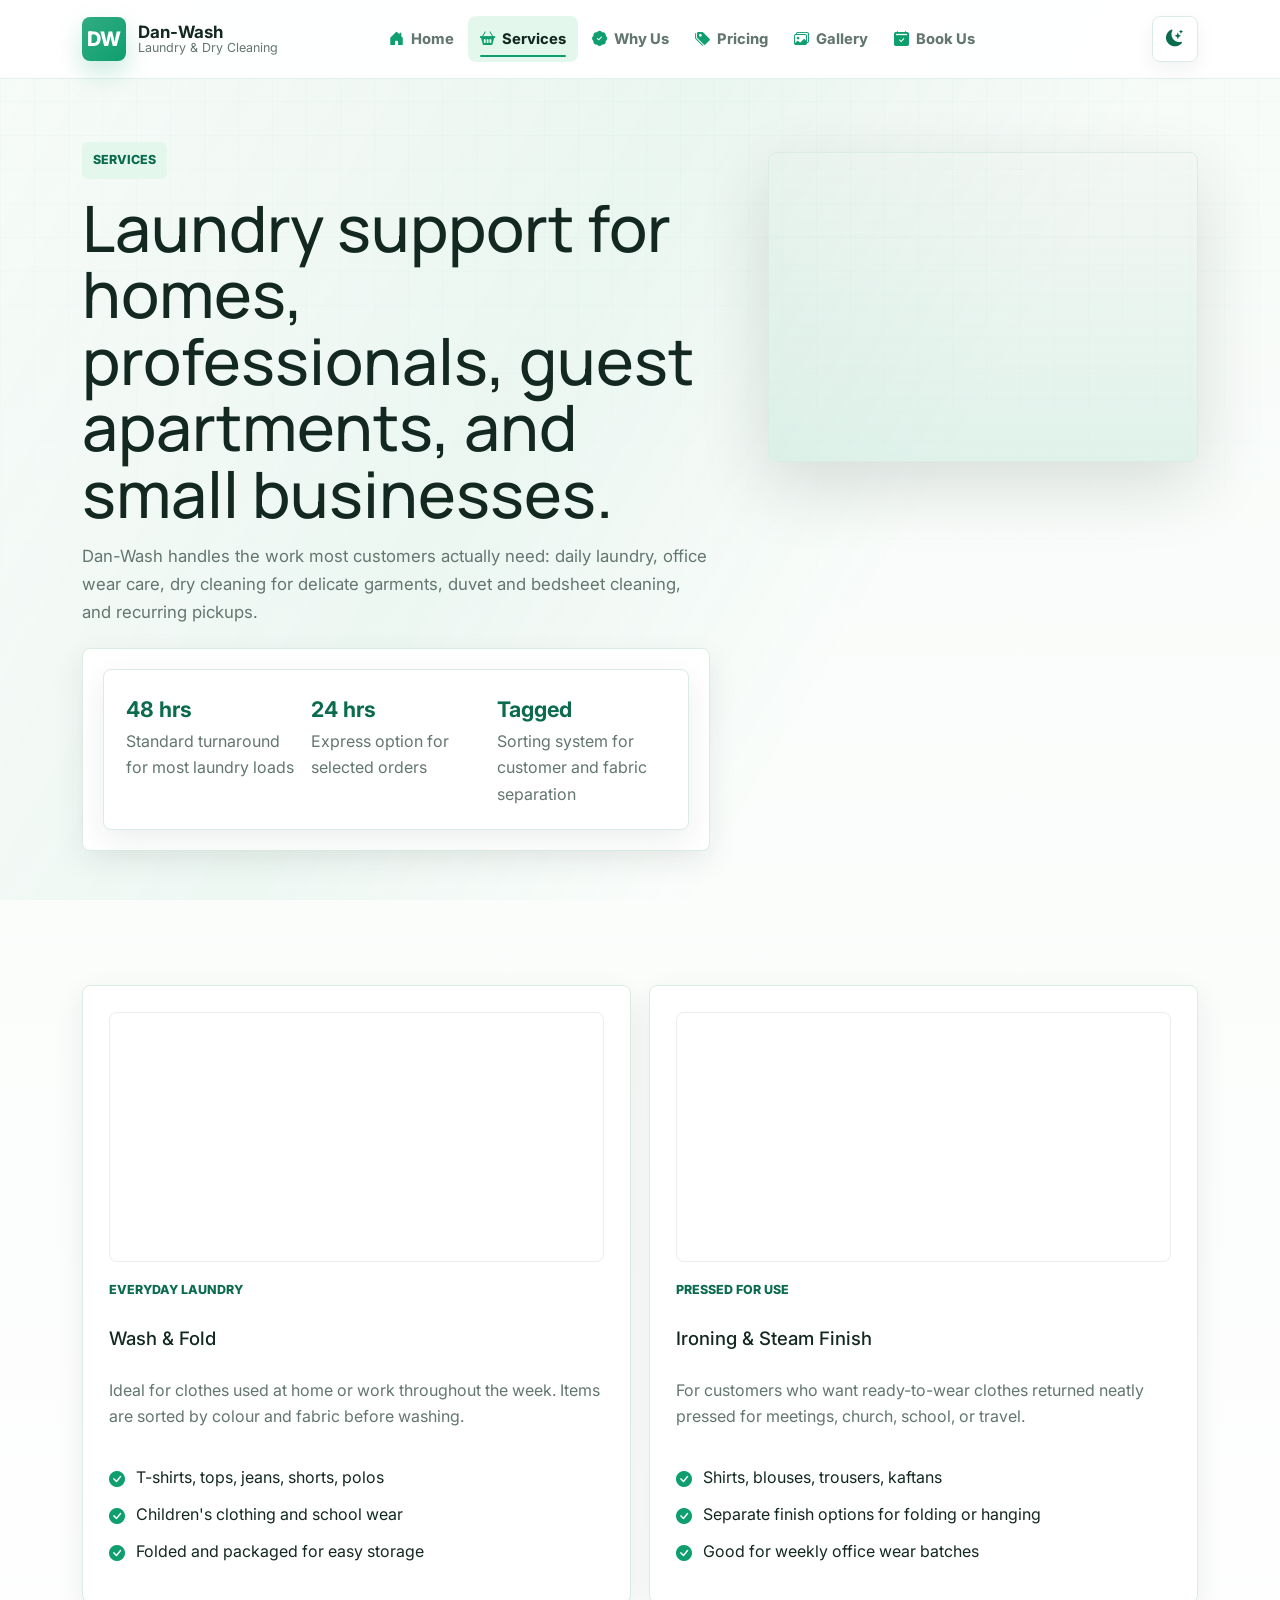
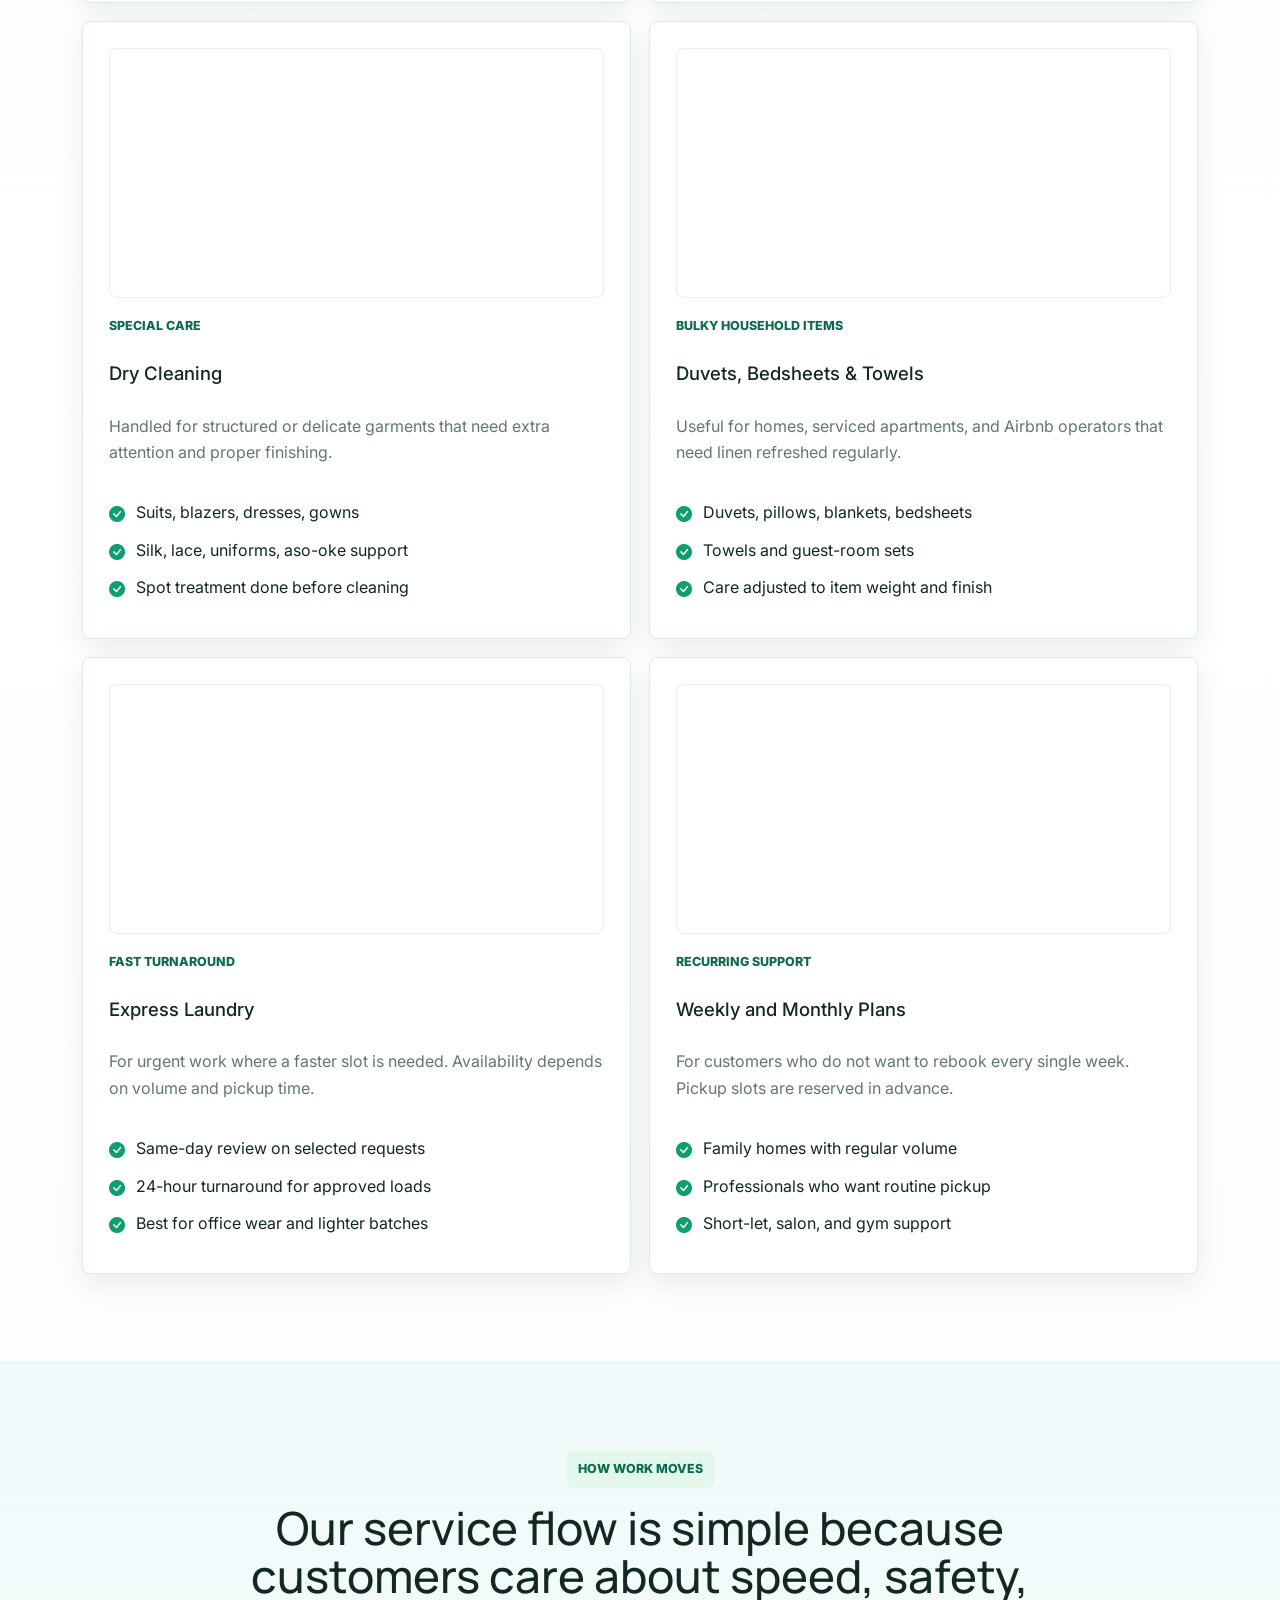
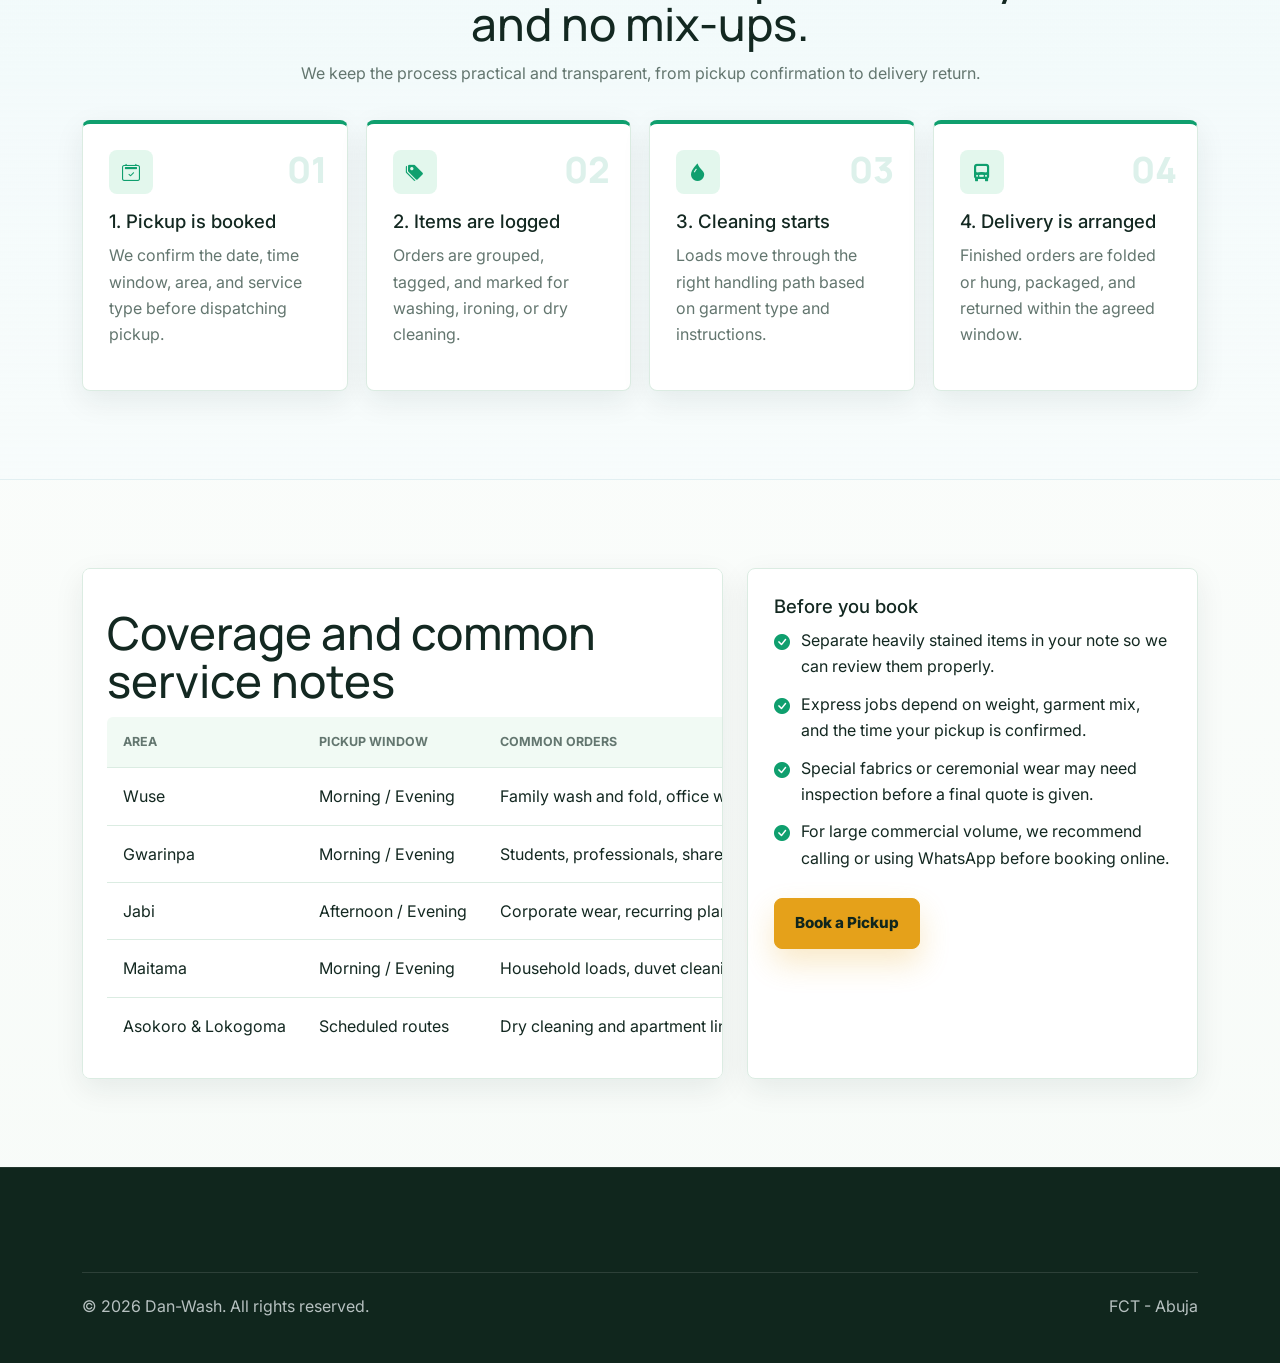
<file: services.html>
<!DOCTYPE html>
<html lang="en" data-theme="light">
<head>
  <meta charset="UTF-8" />
  <meta name="viewport" content="width=device-width, initial-scale=1.0" />
  <title>Services | Dan-Wash</title>
  <meta
    name="description"
    content="Explore Dan-Wash services including wash and fold, ironing, dry cleaning, duvet cleaning, and recurring laundry support in Abuja."
  />
  <script>
    (() => {
      try {
        const savedTheme = localStorage.getItem("danwash-theme");
        const systemTheme = window.matchMedia("(prefers-color-scheme: dark)").matches ? "dark" : "light";
        const theme = savedTheme === "dark" || savedTheme === "light" ? savedTheme : systemTheme;
        document.documentElement.setAttribute("data-theme", theme);
      } catch (error) {
        document.documentElement.setAttribute("data-theme", "light");
      }
    })();
  </script>
  <link
    href="https://cdn.jsdelivr.net/npm/bootstrap@5.3.3/dist/css/bootstrap.min.css"
    rel="stylesheet"
  />
  <link
    rel="stylesheet"
    href="https://cdn.jsdelivr.net/npm/bootstrap-icons@1.11.3/font/bootstrap-icons.min.css"
  />
  <link
    rel="preconnect"
    href="https://fonts.googleapis.com"
  />
  <link
    rel="preconnect"
    href="https://fonts.gstatic.com"
    crossorigin
  />
  <link
    href="https://fonts.googleapis.com/css2?family=Inter:wght@400;500;600;700;800&family=Manrope:wght@500;600;700;800&display=swap"
    rel="stylesheet"
  />
  <link rel="stylesheet" href="style.css" />
</head>
<body class="page-services">
  <div class="site-bg" aria-hidden="true">
    <span class="orb orb-a"></span>
    <span class="orb orb-b"></span>
    <span class="grid-fade"></span>
  </div>

  <nav class="navbar navbar-expand-lg fixed-top site-navbar" id="mainNavbar">
    <div class="container">
      <a class="navbar-brand brand" href="index.html">
        <span class="brand-badge">DW</span>
        <span class="brand-copy">
          <strong>Dan-Wash</strong>
          <small>Laundry & Dry Cleaning</small>
        </span>
      </a>
      <button class="navbar-toggler nav-toggle border-0 shadow-none" type="button" data-bs-toggle="collapse" data-bs-target="#siteNav" aria-controls="siteNav" aria-expanded="false" aria-label="Toggle navigation">
        <span></span><span></span><span></span>
      </button>
      <div class="collapse navbar-collapse" id="siteNav">
        <ul class="navbar-nav mx-auto">
          <li class="nav-item"><a class="nav-link" href="index.html"><i class="bi bi-house-door-fill"></i><span>Home</span></a></li>
          <li class="nav-item"><a class="nav-link" href="services.html"><i class="bi bi-basket2-fill"></i><span>Services</span></a></li>
          <li class="nav-item"><a class="nav-link" href="why-us.html"><i class="bi bi-patch-check-fill"></i><span>Why Us</span></a></li>
          <li class="nav-item"><a class="nav-link" href="pricing.html"><i class="bi bi-tags-fill"></i><span>Pricing</span></a></li>
          <li class="nav-item"><a class="nav-link" href="gallery.html"><i class="bi bi-images"></i><span>Gallery</span></a></li>
          <li class="nav-item"><a class="nav-link" href="book-us.html"><i class="bi bi-calendar2-check-fill"></i><span>Book Us</span></a></li>
        </ul>
        <div class="nav-cta">
          <button class="theme-toggle" id="themeToggle" type="button" aria-label="Toggle colour theme">
            <span class="theme-toggle-thumb" aria-hidden="true"></span>
            <span class="theme-option"><i class="bi bi-sun-fill"></i><span>Light</span></span>
            <span class="theme-option"><i class="bi bi-moon-stars-fill"></i><span>Dark</span></span>
          </button>
        </div>
      </div>
    </div>
  </nav>

  <header class="page-hero">
    <div class="container">
      <div class="section-chip reveal">Services</div>
      <h1 class="page-title reveal">Laundry support for homes, professionals, guest apartments, and small businesses.</h1>
      <p class="page-lead reveal">
        Dan-Wash handles the work most customers actually need: daily laundry, office wear care,
        dry cleaning for delicate garments, duvet and bedsheet cleaning, and recurring pickups.
      </p>
      <div class="page-hero-card reveal">
        <div class="stats-strip">
          <div>
            <strong>48 hrs</strong>
            <span>Standard turnaround for most laundry loads</span>
          </div>
          <div>
            <strong>24 hrs</strong>
            <span>Express option for selected orders</span>
          </div>
          <div>
            <strong>Tagged</strong>
            <span>Sorting system for customer and fabric separation</span>
          </div>
        </div>
      </div>
    </div>
  </header>

  <main>
    <section class="section-space">
      <div class="container">
        <div class="service-grid">
          <article class="detail-card reveal">
            <span class="meta-label">Everyday laundry</span>
            <h3>Wash & Fold</h3>
            <p>Ideal for clothes used at home or work throughout the week. Items are sorted by colour and fabric before washing.</p>
            <ul class="check-list">
              <li>T-shirts, tops, jeans, shorts, polos</li>
              <li>Children's clothing and school wear</li>
              <li>Folded and packaged for easy storage</li>
            </ul>
          </article>
          <article class="detail-card reveal" data-delay="80">
            <span class="meta-label">Pressed for use</span>
            <h3>Ironing & Steam Finish</h3>
            <p>For customers who want ready-to-wear clothes returned neatly pressed for meetings, church, school, or travel.</p>
            <ul class="check-list">
              <li>Shirts, blouses, trousers, kaftans</li>
              <li>Separate finish options for folding or hanging</li>
              <li>Good for weekly office wear batches</li>
            </ul>
          </article>
          <article class="detail-card reveal" data-delay="160">
            <span class="meta-label">Special care</span>
            <h3>Dry Cleaning</h3>
            <p>Handled for structured or delicate garments that need extra attention and proper finishing.</p>
            <ul class="check-list">
              <li>Suits, blazers, dresses, gowns</li>
              <li>Silk, lace, uniforms, aso-oke support</li>
              <li>Spot treatment done before cleaning</li>
            </ul>
          </article>
          <article class="detail-card reveal" data-delay="240">
            <span class="meta-label">Bulky household items</span>
            <h3>Duvets, Bedsheets & Towels</h3>
            <p>Useful for homes, serviced apartments, and Airbnb operators that need linen refreshed regularly.</p>
            <ul class="check-list">
              <li>Duvets, pillows, blankets, bedsheets</li>
              <li>Towels and guest-room sets</li>
              <li>Care adjusted to item weight and finish</li>
            </ul>
          </article>
          <article class="detail-card reveal" data-delay="320">
            <span class="meta-label">Fast turnaround</span>
            <h3>Express Laundry</h3>
            <p>For urgent work where a faster slot is needed. Availability depends on volume and pickup time.</p>
            <ul class="check-list">
              <li>Same-day review on selected requests</li>
              <li>24-hour turnaround for approved loads</li>
              <li>Best for office wear and lighter batches</li>
            </ul>
          </article>
          <article class="detail-card reveal" data-delay="400">
            <span class="meta-label">Recurring support</span>
            <h3>Weekly and Monthly Plans</h3>
            <p>For customers who do not want to rebook every single week. Pickup slots are reserved in advance.</p>
            <ul class="check-list">
              <li>Family homes with regular volume</li>
              <li>Professionals who want routine pickup</li>
              <li>Short-let, salon, and gym support</li>
            </ul>
          </article>
        </div>
      </div>
    </section>

    <section class="section-space section-wash">
      <div class="container">
        <div class="section-head reveal">
          <span class="section-chip">How work moves</span>
          <h2>Our service flow is simple because customers care about speed, safety, and no mix-ups.</h2>
          <p>We keep the process practical and transparent, from pickup confirmation to delivery return.</p>
        </div>

        <div class="timeline-row">
          <article class="timeline-card reveal">
            <div class="timeline-icon"><i class="bi bi-calendar2-check"></i></div>
            <h3>1. Pickup is booked</h3>
            <p>We confirm the date, time window, area, and service type before dispatching pickup.</p>
          </article>
          <article class="timeline-card reveal" data-delay="80">
            <div class="timeline-icon"><i class="bi bi-tags-fill"></i></div>
            <h3>2. Items are logged</h3>
            <p>Orders are grouped, tagged, and marked for washing, ironing, or dry cleaning.</p>
          </article>
          <article class="timeline-card reveal" data-delay="160">
            <div class="timeline-icon"><i class="bi bi-droplet-fill"></i></div>
            <h3>3. Cleaning starts</h3>
            <p>Loads move through the right handling path based on garment type and instructions.</p>
          </article>
          <article class="timeline-card reveal" data-delay="240">
            <div class="timeline-icon"><i class="bi bi-truck-front-fill"></i></div>
            <h3>4. Delivery is arranged</h3>
            <p>Finished orders are folded or hung, packaged, and returned within the agreed window.</p>
          </article>
        </div>
      </div>
    </section>

    <section class="section-space">
      <div class="container">
        <div class="row g-4">
          <div class="col-lg-7">
            <div class="table-shell reveal">
              <h2 class="page-section-title">Coverage and common service notes</h2>
              <table class="pricing-table">
                <thead>
                  <tr>
                    <th>Area</th>
                    <th>Pickup Window</th>
                    <th>Common Orders</th>
                  </tr>
                </thead>
                <tbody>
                  <tr>
                    <td>Wuse</td>
                    <td>Morning / Evening</td>
                    <td>Family wash and fold, office wear</td>
                  </tr>
                  <tr>
                    <td>Gwarinpa</td>
                    <td>Morning / Evening</td>
                    <td>Students, professionals, shared flats</td>
                  </tr>
                  <tr>
                    <td>Jabi</td>
                    <td>Afternoon / Evening</td>
                    <td>Corporate wear, recurring plans</td>
                  </tr>
                  <tr>
                    <td>Maitama</td>
                    <td>Morning / Evening</td>
                    <td>Household loads, duvet cleaning</td>
                  </tr>
                  <tr>
                    <td>Asokoro & Lokogoma</td>
                    <td>Scheduled routes</td>
                    <td>Dry cleaning and apartment linen</td>
                  </tr>
                </tbody>
              </table>
            </div>
          </div>
          <div class="col-lg-5">
            <div class="coverage-card reveal">
              <h3>Before you book</h3>
              <ul class="check-list">
                <li>Separate heavily stained items in your note so we can review them properly.</li>
                <li>Express jobs depend on weight, garment mix, and the time your pickup is confirmed.</li>
                <li>Special fabrics or ceremonial wear may need inspection before a final quote is given.</li>
                <li>For large commercial volume, we recommend calling or using WhatsApp before booking online.</li>
              </ul>
              <a class="btn btn-brand mt-3" href="book-us.html">Book a Pickup</a>
            </div>
          </div>
        </div>
      </div>
    </section>
  </main>

  <footer class="site-footer">
    <div class="container">
      <div class="footer-bottom">
        <p>&copy; <span id="year"></span> Dan-Wash. All rights reserved.</p>
        <p>FCT - Abuja</p>
      </div>
    </div>
  </footer>

  <button class="back-to-top" id="backToTop" type="button" aria-label="Back to top">
    <i class="bi bi-arrow-up"></i>
  </button>

  <script src="https://cdn.jsdelivr.net/npm/bootstrap@5.3.3/dist/js/bootstrap.bundle.min.js"></script>
  <script src="script.js"></script>
</body>
</html>
</file>
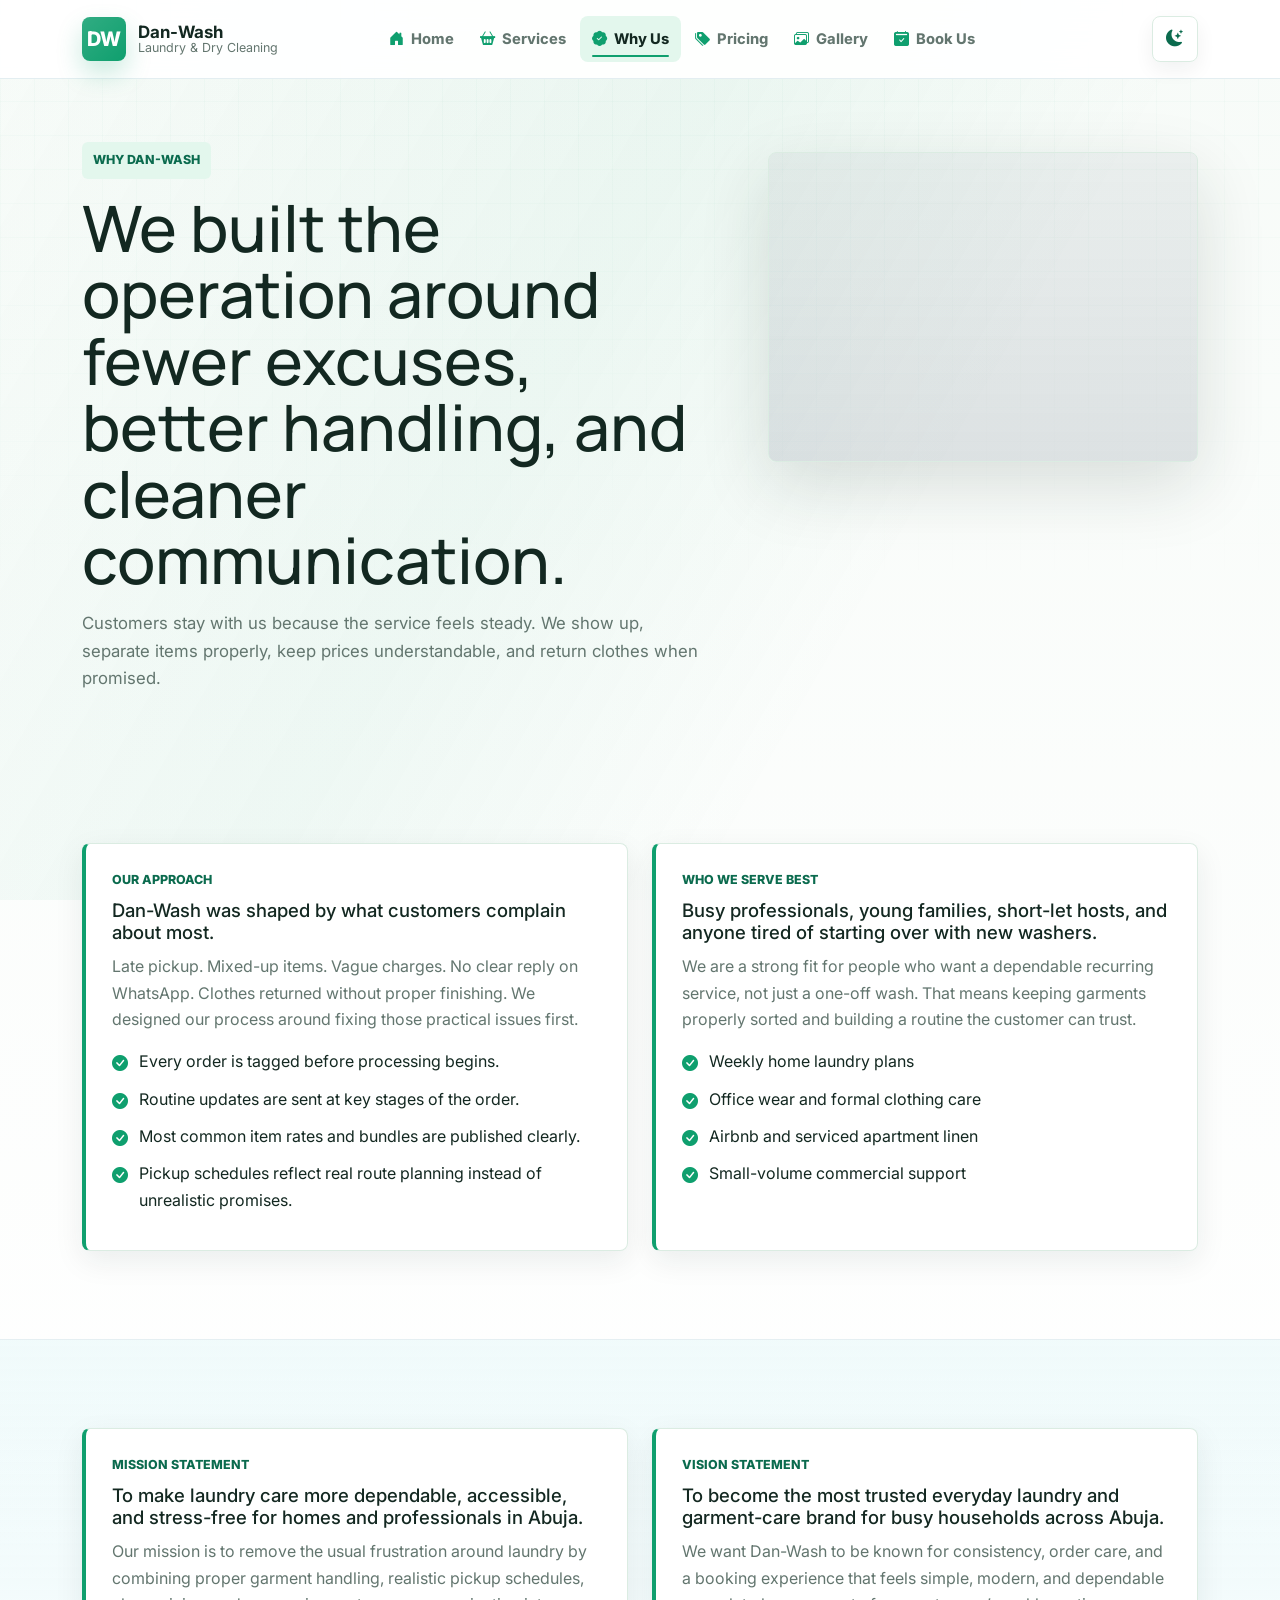
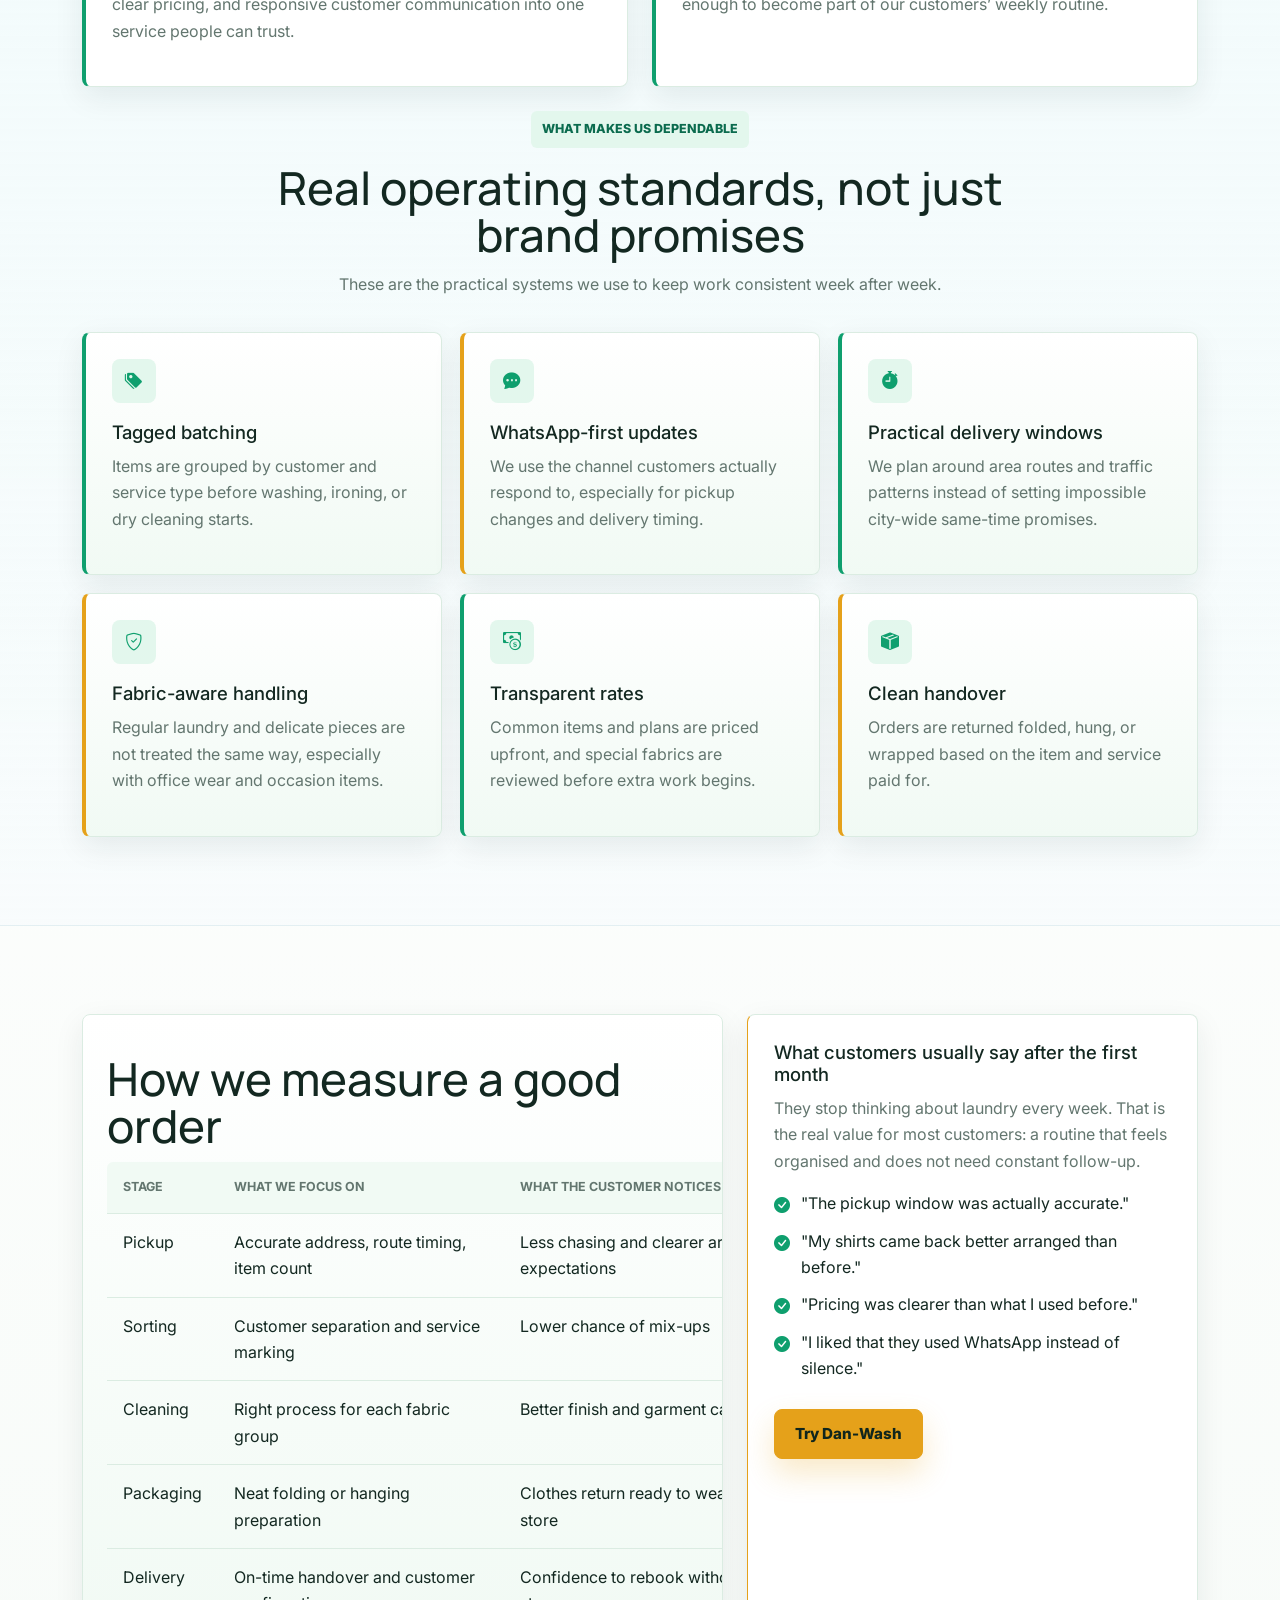
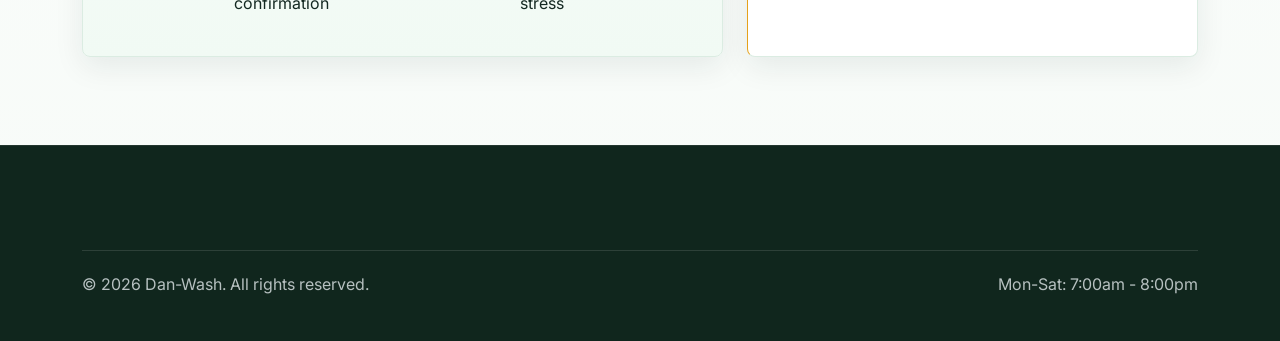
<file: why-us.html>
<!DOCTYPE html>
<html lang="en" data-theme="light">
<head>
  <meta charset="UTF-8" />
  <meta name="viewport" content="width=device-width, initial-scale=1.0" />
  <title>Why Us | Dan-Wash</title>
  <meta
    name="description"
    content="Learn how Dan-Wash runs a dependable, well-organised laundry operation with tagged sorting, clear updates, practical pricing, and punctual delivery."
  />
  <script>
    (() => {
      try {
        const savedTheme = localStorage.getItem("danwash-theme");
        const systemTheme = window.matchMedia("(prefers-color-scheme: dark)").matches ? "dark" : "light";
        const theme = savedTheme === "dark" || savedTheme === "light" ? savedTheme : systemTheme;
        document.documentElement.setAttribute("data-theme", theme);
      } catch (error) {
        document.documentElement.setAttribute("data-theme", "light");
      }
    })();
  </script>
  <link href="https://cdn.jsdelivr.net/npm/bootstrap@5.3.3/dist/css/bootstrap.min.css" rel="stylesheet" />
  <link rel="stylesheet" href="https://cdn.jsdelivr.net/npm/bootstrap-icons@1.11.3/font/bootstrap-icons.min.css" />
  <link rel="preconnect" href="https://fonts.googleapis.com" />
  <link rel="preconnect" href="https://fonts.gstatic.com" crossorigin />
  <link href="https://fonts.googleapis.com/css2?family=Inter:wght@400;500;600;700;800&family=Manrope:wght@500;600;700;800&display=swap" rel="stylesheet" />
  <link rel="stylesheet" href="style.css" />
</head>
<body class="page-why">
  <div class="site-bg" aria-hidden="true">
    <span class="orb orb-a"></span>
    <span class="orb orb-b"></span>
    <span class="grid-fade"></span>
  </div>

  <nav class="navbar navbar-expand-lg fixed-top site-navbar" id="mainNavbar">
    <div class="container">
      <a class="navbar-brand brand" href="index.html">
        <span class="brand-badge">DW</span>
        <span class="brand-copy">
          <strong>Dan-Wash</strong>
          <small>Laundry & Dry Cleaning</small>
        </span>
      </a>
      <button class="navbar-toggler nav-toggle border-0 shadow-none" type="button" data-bs-toggle="collapse" data-bs-target="#siteNav" aria-controls="siteNav" aria-expanded="false" aria-label="Toggle navigation">
        <span></span><span></span><span></span>
      </button>
      <div class="collapse navbar-collapse" id="siteNav">
        <ul class="navbar-nav mx-auto">
          <li class="nav-item"><a class="nav-link" href="index.html"><i class="bi bi-house-door-fill"></i><span>Home</span></a></li>
          <li class="nav-item"><a class="nav-link" href="services.html"><i class="bi bi-basket2-fill"></i><span>Services</span></a></li>
          <li class="nav-item"><a class="nav-link" href="why-us.html"><i class="bi bi-patch-check-fill"></i><span>Why Us</span></a></li>
          <li class="nav-item"><a class="nav-link" href="pricing.html"><i class="bi bi-tags-fill"></i><span>Pricing</span></a></li>
          <li class="nav-item"><a class="nav-link" href="gallery.html"><i class="bi bi-images"></i><span>Gallery</span></a></li>
          <li class="nav-item"><a class="nav-link" href="book-us.html"><i class="bi bi-calendar2-check-fill"></i><span>Book Us</span></a></li>
        </ul>
        <div class="nav-cta">
          <button class="theme-toggle" id="themeToggle" type="button" aria-label="Toggle colour theme">
            <span class="theme-toggle-thumb" aria-hidden="true"></span>
            <span class="theme-option"><i class="bi bi-sun-fill"></i><span>Light</span></span>
            <span class="theme-option"><i class="bi bi-moon-stars-fill"></i><span>Dark</span></span>
          </button>
        </div>
      </div>
    </div>
  </nav>

  <header class="page-hero">
    <div class="container">
      <div class="section-chip reveal">Why Dan-Wash</div>
      <h1 class="page-title reveal">We built the operation around fewer excuses, better handling, and cleaner communication.</h1>
      <p class="page-lead reveal">
        Customers stay with us because the service feels steady. We show up, separate items properly,
        keep prices understandable, and return clothes when promised.
      </p>
    </div>
  </header>

  <main>
    <section class="section-space">
      <div class="container">
        <div class="row g-4 align-items-stretch">
          <div class="col-lg-6">
            <article class="detail-card reveal">
              <span class="meta-label">Our approach</span>
              <h3>Dan-Wash was shaped by what customers complain about most.</h3>
              <p class="body-copy">
                Late pickup. Mixed-up items. Vague charges. No clear reply on WhatsApp. Clothes returned
                without proper finishing. We designed our process around fixing those practical issues first.
              </p>
              <ul class="check-list">
                <li>Every order is tagged before processing begins.</li>
                <li>Routine updates are sent at key stages of the order.</li>
                <li>Most common item rates and bundles are published clearly.</li>
                <li>Pickup schedules reflect real route planning instead of unrealistic promises.</li>
              </ul>
            </article>
          </div>
          <div class="col-lg-6">
            <article class="detail-card reveal" data-delay="100">
              <span class="meta-label">Who we serve best</span>
              <h3>Busy professionals, young families, short-let hosts, and anyone tired of starting over with new washers.</h3>
              <p class="body-copy">
                We are a strong fit for people who want a dependable recurring service, not just a one-off wash.
                That means keeping garments properly sorted and building a routine the customer can trust.
              </p>
              <ul class="check-list">
                <li>Weekly home laundry plans</li>
                <li>Office wear and formal clothing care</li>
                <li>Airbnb and serviced apartment linen</li>
                <li>Small-volume commercial support</li>
              </ul>
            </article>
          </div>
        </div>
      </div>
    </section>

    <section class="section-space section-wash">
      <div class="container">
        <div class="row g-4 mb-4">
          <div class="col-lg-6">
            <article class="detail-card reveal">
              <span class="meta-label">Mission Statement</span>
              <h3>To make laundry care more dependable, accessible, and stress-free for homes and professionals in Abuja.</h3>
              <p class="body-copy">
                Our mission is to remove the usual frustration around laundry by combining proper garment handling,
                realistic pickup schedules, clear pricing, and responsive customer communication into one service people can trust.
              </p>
            </article>
          </div>
          <div class="col-lg-6">
            <article class="detail-card reveal" data-delay="100">
              <span class="meta-label">Vision Statement</span>
              <h3>To become the most trusted everyday laundry and garment-care brand for busy households across Abuja.</h3>
              <p class="body-copy">
                We want Dan-Wash to be known for consistency, order care, and a booking experience that feels simple,
                modern, and dependable enough to become part of our customers’ weekly routine.
              </p>
            </article>
          </div>
        </div>

        <div class="section-head reveal">
          <span class="section-chip">What makes us dependable</span>
          <h2>Real operating standards, not just brand promises</h2>
          <p>These are the practical systems we use to keep work consistent week after week.</p>
        </div>

        <div class="three-grid">
          <article class="detail-card reveal">
            <i class="bi bi-tags-fill"></i>
            <h3>Tagged batching</h3>
            <p>Items are grouped by customer and service type before washing, ironing, or dry cleaning starts.</p>
          </article>
          <article class="detail-card reveal" data-delay="80">
            <i class="bi bi-chat-dots-fill"></i>
            <h3>WhatsApp-first updates</h3>
            <p>We use the channel customers actually respond to, especially for pickup changes and delivery timing.</p>
          </article>
          <article class="detail-card reveal" data-delay="160">
            <i class="bi bi-stopwatch-fill"></i>
            <h3>Practical delivery windows</h3>
            <p>We plan around area routes and traffic patterns instead of setting impossible city-wide same-time promises.</p>
          </article>
          <article class="detail-card reveal" data-delay="240">
            <i class="bi bi-shield-check"></i>
            <h3>Fabric-aware handling</h3>
            <p>Regular laundry and delicate pieces are not treated the same way, especially with office wear and occasion items.</p>
          </article>
          <article class="detail-card reveal" data-delay="320">
            <i class="bi bi-cash-coin"></i>
            <h3>Transparent rates</h3>
            <p>Common items and plans are priced upfront, and special fabrics are reviewed before extra work begins.</p>
          </article>
          <article class="detail-card reveal" data-delay="400">
            <i class="bi bi-box-seam-fill"></i>
            <h3>Clean handover</h3>
            <p>Orders are returned folded, hung, or wrapped based on the item and service paid for.</p>
          </article>
        </div>
      </div>
    </section>

    <section class="section-space">
      <div class="container">
        <div class="row g-4">
          <div class="col-lg-7">
            <div class="table-shell reveal">
              <h2 class="page-section-title">How we measure a good order</h2>
              <table class="pricing-table">
                <thead>
                  <tr>
                    <th>Stage</th>
                    <th>What we focus on</th>
                    <th>What the customer notices</th>
                  </tr>
                </thead>
                <tbody>
                  <tr>
                    <td>Pickup</td>
                    <td>Accurate address, route timing, item count</td>
                    <td>Less chasing and clearer arrival expectations</td>
                  </tr>
                  <tr>
                    <td>Sorting</td>
                    <td>Customer separation and service marking</td>
                    <td>Lower chance of mix-ups</td>
                  </tr>
                  <tr>
                    <td>Cleaning</td>
                    <td>Right process for each fabric group</td>
                    <td>Better finish and garment care</td>
                  </tr>
                  <tr>
                    <td>Packaging</td>
                    <td>Neat folding or hanging preparation</td>
                    <td>Clothes return ready to wear or store</td>
                  </tr>
                  <tr>
                    <td>Delivery</td>
                    <td>On-time handover and customer confirmation</td>
                    <td>Confidence to rebook without stress</td>
                  </tr>
                </tbody>
              </table>
            </div>
          </div>
          <div class="col-lg-5">
            <div class="note-card reveal">
              <h3>What customers usually say after the first month</h3>
              <p>
                They stop thinking about laundry every week. That is the real value for most customers:
                a routine that feels organised and does not need constant follow-up.
              </p>
              <ul class="check-list">
                <li>"The pickup window was actually accurate."</li>
                <li>"My shirts came back better arranged than before."</li>
                <li>"Pricing was clearer than what I used before."</li>
                <li>"I liked that they used WhatsApp instead of silence."</li>
              </ul>
              <a class="btn btn-brand mt-3" href="book-us.html">Try Dan-Wash</a>
            </div>
          </div>
        </div>
      </div>
    </section>
  </main>

  <footer class="site-footer">
    <div class="container">
      <div class="footer-bottom">
        <p>&copy; <span id="year"></span> Dan-Wash. All rights reserved.</p>
        <p>Mon-Sat: 7:00am - 8:00pm</p>
      </div>
    </div>
  </footer>

  <button class="back-to-top" id="backToTop" type="button" aria-label="Back to top">
    <i class="bi bi-arrow-up"></i>
  </button>

  <script src="https://cdn.jsdelivr.net/npm/bootstrap@5.3.3/dist/js/bootstrap.bundle.min.js"></script>
  <script src="script.js"></script>
</body>
</html>
</file>
<file: style.css>
:root {
  --bg: #ffffff;
  --bg-muted: #edf8f2;
  --bg-soft: #f7fbf8;
  --surface: #ffffff;
  --surface-strong: #ffffff;
  --surface-tint: #f1faf4;
  --surface-dark: #10261d;
  --text: #132821;
  --text-soft: #63766f;
  --text-muted: #8fa49b;
  --text-inverse: #f7fcff;
  --border: #dbece2;
  --border-strong: #bde0cb;
  --primary: #0f9f6e;
  --primary-deep: #0b6b4e;
  --primary-soft: #e3f7ed;
  --secondary: #e5a11a;
  --secondary-soft: #fff4dc;
  --neutral: #719582;
  --success: #0c8060;
  --danger: #c7434d;
  --shadow-sm: 0 10px 30px rgba(19, 40, 33, 0.08);
  --shadow-lg: 0 24px 70px rgba(19, 40, 33, 0.14);
  --radius-sm: 6px;
  --radius-md: 8px;
  --radius-lg: 8px;
  --transition: all 0.25s ease;
}

html[data-theme="dark"] {
  --bg: #071610;
  --bg-muted: #0d2218;
  --bg-soft: #0b1c14;
  --surface: #10261c;
  --surface-strong: #142e22;
  --surface-tint: #163526;
  --surface-dark: #06110c;
  --text: #f4fbff;
  --text-soft: #b8cfc3;
  --text-muted: #8fa89a;
  --text-inverse: #ffffff;
  --border: rgba(203, 232, 217, 0.14);
  --border-strong: rgba(203, 232, 217, 0.24);
  --primary: #42d695;
  --primary-deep: #92efbe;
  --primary-soft: rgba(66, 214, 149, 0.14);
  --secondary: #f5bf45;
  --secondary-soft: rgba(245, 191, 69, 0.14);
  --neutral: #93c8aa;
  --shadow-sm: 0 12px 34px rgba(0, 0, 0, 0.22);
  --shadow-lg: 0 28px 80px rgba(0, 0, 0, 0.34);
}

* {
  box-sizing: border-box;
}

html {
  scroll-behavior: smooth;
}

html[data-theme="light"] {
  color-scheme: light;
}

html[data-theme="dark"] {
  color-scheme: dark;
}

body {
  margin: 0;
  font-family: "Inter", "Segoe UI", sans-serif;
  color: var(--text);
  background:
    linear-gradient(180deg, var(--bg-soft) 0%, var(--bg) 44%, var(--bg-soft) 100%);
  line-height: 1.65;
  transition: background 0.25s ease, color 0.25s ease;
}

body::before {
  content: "";
  position: fixed;
  inset: 0;
  z-index: 0;
  pointer-events: none;
  background:
    linear-gradient(90deg, rgba(15, 159, 110, 0.035) 1px, transparent 1px),
    linear-gradient(0deg, rgba(15, 159, 110, 0.035) 1px, transparent 1px);
  background-size: 34px 34px;
  mask-image: linear-gradient(180deg, rgba(0, 0, 0, 0.82), transparent 68%);
}

img {
  max-width: 100%;
  display: block;
}

a {
  color: inherit;
  text-decoration: none;
}

a:focus-visible,
button:focus-visible,
input:focus-visible,
select:focus-visible,
textarea:focus-visible {
  outline: 3px solid rgba(15, 159, 110, 0.28);
  outline-offset: 3px;
}

.site-bg {
  position: fixed;
  inset: 0;
  pointer-events: none;
  z-index: 0;
  overflow: hidden;
}

.orb {
  display: none;
}

.grid-fade {
  position: absolute;
  inset: 0;
  background:
    linear-gradient(120deg, transparent 0%, rgba(15, 159, 110, 0.07) 42%, transparent 68%);
  opacity: 0.8;
}

.site-navbar {
  padding: 12px 0;
  border-bottom: 1px solid rgba(220, 233, 238, 0.78);
  background: rgba(255, 255, 255, 0.92);
  backdrop-filter: blur(18px);
  -webkit-backdrop-filter: blur(18px);
  transition: padding 0.25s ease, box-shadow 0.25s ease, background 0.25s ease;
}

.site-navbar.scrolled {
  padding: 8px 0;
  box-shadow: var(--shadow-sm);
}

html[data-theme="dark"] .site-navbar {
  background: rgba(8, 24, 33, 0.9);
  border-color: var(--border);
}

.brand,
.footer-brand {
  display: inline-flex;
  align-items: center;
  gap: 12px;
  color: var(--text);
}

.brand-badge {
  width: 44px;
  height: 44px;
  border-radius: var(--radius-md);
  display: grid;
  place-items: center;
  background:
    linear-gradient(135deg, rgba(255, 255, 255, 0.14), transparent),
    var(--primary);
  color: #ffffff;
  font-weight: 800;
  letter-spacing: 0;
  box-shadow: 0 12px 26px rgba(15, 159, 110, 0.22);
}

.brand-copy {
  display: flex;
  flex-direction: column;
  line-height: 1.08;
}

.brand-copy strong {
  font-size: 1.06rem;
  color: var(--text);
}

.brand-copy small {
  color: var(--text-soft);
  font-size: 0.78rem;
}

.navbar-nav {
  gap: 2px;
}

.navbar-nav .nav-link {
  padding: 10px 12px !important;
  color: var(--text-soft);
  font-weight: 750;
  font-size: 0.92rem;
  position: relative;
  display: inline-flex;
  align-items: center;
  gap: 7px;
  border-radius: var(--radius-md);
  transition: color 0.22s ease, background 0.22s ease;
}

.navbar-nav .nav-link i {
  font-size: 0.95rem;
  color: var(--primary);
}

.navbar-nav .nav-link:hover,
.navbar-nav .nav-link.active {
  color: var(--text);
  background: var(--primary-soft);
}

.navbar-nav .nav-link::after {
  content: "";
  position: absolute;
  left: 12px;
  right: 12px;
  bottom: 5px;
  height: 2px;
  border-radius: 999px;
  background: var(--primary);
  transform: scaleX(0);
  transform-origin: left center;
  transition: transform 0.22s ease;
}

.navbar-nav .nav-link:hover::after,
.navbar-nav .nav-link.active::after {
  transform: scaleX(1);
}

.nav-toggle {
  width: 46px;
  height: 46px;
  padding: 0 11px;
  border-radius: var(--radius-md);
  background: var(--surface);
  border: 1px solid var(--border);
  display: flex;
  flex-direction: column;
  justify-content: center;
  gap: 5px;
}

.nav-toggle span {
  display: block;
  width: 100%;
  height: 2px;
  background: var(--text);
  border-radius: 999px;
}

.nav-cta {
  display: flex;
  align-items: center;
  gap: 10px;
  margin-left: auto;
}

.theme-toggle {
  width: 46px;
  min-width: 46px;
  height: 46px;
  padding: 0;
  border-radius: var(--radius-md);
  border: 1px solid var(--border);
  background: var(--surface);
  color: var(--text);
  display: grid;
  place-items: center;
  box-shadow: 0 8px 20px rgba(19, 40, 33, 0.06);
  transition: var(--transition);
  position: relative;
  overflow: hidden;
}

.theme-toggle:hover {
  transform: translateY(-1px);
  border-color: var(--border-strong);
}

.theme-option {
  position: relative;
  z-index: 1;
  grid-area: 1 / 1;
  display: grid;
  place-items: center;
  width: 100%;
  height: 100%;
  align-items: center;
  justify-content: center;
  font-size: 1.05rem;
  color: var(--primary-deep);
  opacity: 0;
  transform: scale(0.85);
  transition: color 0.22s ease, opacity 0.22s ease, transform 0.22s ease;
}

.theme-option span {
  display: none;
}

.theme-toggle-thumb {
  display: none;
}

.theme-toggle .theme-option:last-of-type {
  opacity: 1;
  transform: scale(1);
}

html[data-theme="dark"] .theme-toggle .theme-option:nth-of-type(2) {
  color: #ffd86a;
  opacity: 1;
  transform: scale(1);
}

html[data-theme="dark"] .theme-toggle .theme-option:last-of-type {
  opacity: 0;
  transform: scale(0.85);
}

html[data-theme="dark"] .theme-toggle:hover {
  background: var(--surface-strong);
}

.btn {
  border-radius: var(--radius-md);
  padding: 13px 20px;
  font-weight: 800;
  font-size: 0.95rem;
  transition: transform 0.22s ease, box-shadow 0.22s ease, border-color 0.22s ease, background 0.22s ease, color 0.22s ease;
}

.btn-lg {
  padding: 15px 24px;
  font-size: 1rem;
}

.btn-brand {
  background: var(--secondary);
  border: 1px solid var(--secondary);
  color: var(--surface-dark);
  box-shadow: 0 14px 30px rgba(229, 161, 26, 0.24);
}

.btn-brand:hover {
  background: #cf8c10;
  border-color: #cf8c10;
  color: #ffffff;
  transform: translateY(-2px);
}

.btn-outline-brand {
  background: var(--surface);
  border: 1px solid var(--border-strong);
  color: var(--text);
}

.btn-outline-brand:hover {
  border-color: var(--primary);
  color: var(--primary-deep);
  background: var(--primary-soft);
  transform: translateY(-2px);
}

.btn-light-brand {
  background: #ffffff;
  color: var(--surface-dark);
  border: 1px solid rgba(255, 255, 255, 0.72);
}

.btn-light-brand:hover {
  color: var(--surface-dark);
  transform: translateY(-2px);
}

.btn-link-light {
  color: #ffffff;
  font-weight: 800;
  padding-left: 0;
}

.hero-shell,
.page-hero {
  position: relative;
  z-index: 1;
  padding-top: 142px;
  opacity: 0;
  transform: translateY(18px);
  transition: opacity 0.7s ease, transform 0.7s ease;
}

body.page-ready .hero-shell,
body.page-ready .page-hero {
  opacity: 1;
  transform: translateY(0);
}

.hero-home {
  min-height: 92vh;
  display: flex;
  align-items: center;
  padding-bottom: 64px;
}

.hero-title,
.page-title,
.section-head h2,
.cta-banner h2,
.hero-summary-card h3,
.page-section-title {
  font-family: "Manrope", "Segoe UI", sans-serif;
  letter-spacing: 0;
}

.hero-title {
  font-size: 4.9rem;
  line-height: 0.98;
  margin: 16px 0 18px;
}

.hero-text {
  font-size: 1.06rem;
  max-width: 650px;
}

.hero-text,
.section-head p,
.page-lead,
.body-copy,
.cta-inline p,
.value-card p,
.feature-card p,
.info-tile p,
.detail-card p,
.booking-sidebar p,
.timeline-card p,
.note-card p,
.table-note,
.gallery-caption p,
.faq-card p,
.pricing-card p,
.summary-copy,
.footer-copy {
  color: var(--text-soft);
}

.hero-actions {
  display: flex;
  flex-wrap: wrap;
  gap: 12px;
  margin: 28px 0 26px;
}

.hero-metrics {
  margin-top: 8px;
}

.metric-card,
.feature-card,
.value-card,
.pricing-card,
.detail-card,
.timeline-card,
.faq-card,
.note-card,
.booking-sidebar,
.booking-form-card,
.gallery-card,
.coverage-card,
.stats-strip,
.hero-panel,
.hero-summary-card,
.info-tile,
.cta-inline,
.page-hero-card,
.landing-summary-card,
.table-shell {
  background: var(--surface);
  border: 1px solid var(--border);
  box-shadow: var(--shadow-sm);
  transition: transform 0.25s ease, box-shadow 0.25s ease, border-color 0.25s ease, background 0.25s ease;
}

.metric-card {
  padding: 18px;
  border-radius: var(--radius-md);
  height: 100%;
  border-left: 3px solid var(--primary);
}

.metric-card strong {
  display: block;
  font-size: 1.28rem;
  margin-bottom: 5px;
  color: var(--text);
}

.metric-card span {
  color: var(--text-soft);
  font-size: 0.92rem;
}

.hero-panel {
  position: relative;
  padding: 16px;
  border-radius: var(--radius-lg);
  overflow: hidden;
  box-shadow: var(--shadow-lg);
}

.hero-panel::before {
  content: "";
  display: block;
  min-height: 214px;
  margin: -16px -16px 18px;
  background:
    linear-gradient(90deg, rgba(19, 40, 33, 0.04), rgba(15, 159, 110, 0.08)),
    url("https://images.unsplash.com/photo-1582735689369-4fe89db7114c?auto=format&fit=crop&w=1200&q=80");
  background-size: cover;
  background-position: center;
  border-bottom: 1px solid var(--border);
}

.hero-panel-top {
  display: flex;
  justify-content: space-between;
  align-items: center;
  margin-bottom: 14px;
  color: var(--text-soft);
  font-size: 0.88rem;
  gap: 12px;
}

.hero-panel-top strong {
  color: var(--primary-deep);
}

.hero-summary-card {
  padding: 20px;
  border-radius: var(--radius-md);
  display: flex;
  justify-content: space-between;
  gap: 18px;
  margin-bottom: 14px;
  background: var(--surface-tint);
}

.summary-label {
  text-transform: uppercase;
  letter-spacing: 0;
  font-size: 0.78rem;
  color: var(--primary-deep);
  font-weight: 800;
  margin-bottom: 8px;
}

.hero-summary-card h3 {
  font-size: 1.42rem;
  margin-bottom: 6px;
}

.status-dot {
  white-space: nowrap;
  align-self: flex-start;
  padding: 7px 10px;
  border-radius: var(--radius-sm);
  background: rgba(10, 132, 110, 0.12);
  color: var(--success);
  font-weight: 800;
  font-size: 0.78rem;
}

.hero-stack {
  display: grid;
  gap: 10px;
}

.info-tile {
  display: flex;
  align-items: flex-start;
  gap: 14px;
  padding: 16px;
  border-radius: var(--radius-md);
  background: var(--surface);
}

.info-tile:hover {
  transform: translateX(4px);
  border-color: var(--border-strong);
}

.info-tile h4 {
  font-size: 1rem;
  margin-bottom: 2px;
}

.info-tile p {
  margin-bottom: 0;
  font-size: 0.92rem;
}

.info-tile i,
.feature-card i,
.detail-card i,
.booking-contact i,
.timeline-icon,
.faq-icon,
.gallery-meta i {
  font-size: 1.1rem;
  color: var(--primary);
}

.hero-note {
  display: flex;
  gap: 12px;
  align-items: center;
  margin-top: 16px;
  padding: 14px 0 0;
  border-top: 1px solid var(--border);
  color: var(--text-soft);
  font-size: 0.92rem;
}

.hero-note i {
  color: var(--success);
  font-size: 1.18rem;
}

.section-space {
  position: relative;
  z-index: 1;
  padding: 88px 0;
}

.section-space::before,
.page-hero::before,
.hero-shell::before {
  display: none;
}

.section-wash {
  background:
    linear-gradient(180deg, rgba(223, 246, 248, 0.42), rgba(247, 251, 252, 0.82));
  border-block: 1px solid rgba(220, 233, 238, 0.68);
}

html[data-theme="dark"] .section-wash {
  background:
    linear-gradient(180deg, rgba(56, 197, 205, 0.06), rgba(255, 255, 255, 0.025));
}

.section-head {
  max-width: 790px;
  margin: 0 auto 34px;
  text-align: center;
}

.section-head.text-start {
  margin-left: 0;
}

.section-head h2,
.page-section-title {
  font-size: 2.85rem;
  line-height: 1.05;
  margin: 16px 0 12px;
}

.section-chip {
  display: inline-flex;
  align-items: center;
  padding: 8px 11px;
  border-radius: var(--radius-sm);
  background: var(--primary-soft);
  color: var(--primary-deep);
  font-size: 0.78rem;
  font-weight: 800;
  letter-spacing: 0;
  text-transform: uppercase;
}

.section-chip-dark {
  background: rgba(255, 255, 255, 0.14);
  color: rgba(255, 255, 255, 0.9);
  border: 1px solid rgba(255, 255, 255, 0.18);
}

.feature-card,
.value-card,
.detail-card,
.timeline-card,
.faq-card,
.coverage-card,
.note-card {
  padding: 26px;
  border-radius: var(--radius-md);
  height: 100%;
}

.page-highlight-card {
  display: flex;
  flex-direction: column;
  justify-content: space-between;
  min-height: 100%;
}

.page-highlight-card p {
  margin-bottom: 16px;
}

.page-highlight-link {
  display: inline-flex;
  align-items: center;
  gap: 8px;
  font-weight: 800;
  color: var(--primary-deep);
}

.page-highlight-link i {
  width: auto;
  height: auto;
  display: inline-block;
  margin-bottom: 0;
  background: transparent;
  color: inherit;
  font-size: 0.95rem;
  transition: transform 0.22s ease;
}

.page-highlight-card:hover .page-highlight-link i {
  transform: translateX(4px);
}

.feature-card:hover,
.value-card:hover,
.detail-card:hover,
.timeline-card:hover,
.faq-card:hover,
.coverage-card:hover,
.note-card:hover,
.pricing-card:hover,
.booking-sidebar:hover,
.booking-form-card:hover,
.page-hero-card:hover,
.stats-strip:hover,
.landing-summary-card:hover {
  transform: translateY(-5px);
  box-shadow: var(--shadow-lg);
  border-color: var(--border-strong);
}

.feature-card i {
  width: 44px;
  height: 44px;
  border-radius: var(--radius-md);
  display: grid;
  place-items: center;
  margin-bottom: 18px;
  background: var(--primary-soft);
  transition: transform 0.25s ease, color 0.25s ease;
}

.feature-card:hover i,
.detail-card:hover i,
.timeline-card:hover .timeline-icon,
.faq-card:hover .faq-icon {
  transform: translateY(-2px);
}

.feature-card h3,
.detail-card h3,
.value-card strong,
.timeline-card h3,
.faq-card h3,
.coverage-card h3,
.note-card h3 {
  font-size: 1.16rem;
  margin-bottom: 10px;
}

.value-grid {
  display: grid;
  grid-template-columns: repeat(2, minmax(0, 1fr));
  gap: 16px;
}

.cta-inline {
  margin-top: 28px;
  padding: 22px 24px;
  border-radius: var(--radius-md);
  display: flex;
  align-items: center;
  justify-content: space-between;
  gap: 18px;
}

.cta-inline:hover {
  transform: translateY(-4px);
  box-shadow: var(--shadow-lg);
}

.landing-summary-card {
  padding: 26px;
  border-radius: var(--radius-md);
}

.landing-summary-card p:last-child {
  margin-bottom: 0;
}

.pricing-card {
  position: relative;
  padding: 28px;
  border-radius: var(--radius-md);
  height: 100%;
  overflow: hidden;
}

.pricing-card::before {
  content: "";
  position: absolute;
  inset: 0 0 auto;
  height: 4px;
  background: var(--primary);
}

.pricing-card.featured {
  border-color: var(--primary);
  box-shadow: var(--shadow-lg);
}

.pricing-card.featured::before {
  background: var(--secondary);
}

.pricing-tag {
  display: inline-block;
  padding: 7px 10px;
  border-radius: var(--radius-sm);
  background: var(--secondary-soft);
  color: var(--secondary);
  font-size: 0.78rem;
  font-weight: 800;
  margin-bottom: 16px;
}

.pricing-tag.accent {
  background: var(--primary-soft);
  color: var(--primary-deep);
}

.price-line {
  font-family: "Manrope", "Segoe UI", sans-serif;
  font-size: 2.25rem;
  line-height: 1.05;
  margin: 14px 0 18px;
  color: var(--text);
}

.price-line small {
  display: block;
  font-family: "Inter", "Segoe UI", sans-serif;
  font-size: 0.92rem;
  font-weight: 700;
  color: var(--text-soft);
  margin-top: 8px;
}

.clean-list,
.footer-links,
.check-list,
.pricing-table ul,
.faq-list,
.timeline-list {
  list-style: none;
  padding: 0;
  margin: 0;
}

.clean-list li,
.check-list li,
.pricing-table li,
.faq-list li,
.timeline-list li {
  position: relative;
  padding-left: 27px;
  margin-bottom: 11px;
}

.clean-list li::before,
.check-list li::before,
.timeline-list li::before {
  content: "\F26A";
  font-family: bootstrap-icons;
  position: absolute;
  left: 0;
  top: 2px;
  color: var(--primary);
}

.gallery-preview-grid,
.gallery-grid {
  display: grid;
  gap: 18px;
}

.gallery-preview-grid {
  grid-template-columns: 1.15fr 0.85fr 0.85fr;
}

.gallery-preview-item,
.gallery-card {
  border-radius: var(--radius-md);
  overflow: hidden;
  box-shadow: var(--shadow-sm);
  transition: transform 0.25s ease, box-shadow 0.25s ease;
}

.gallery-preview-item img,
.gallery-card img {
  width: 100%;
  height: 100%;
  object-fit: cover;
  transition: transform 0.55s ease, filter 0.55s ease;
}

.gallery-preview-item:hover,
.gallery-card:hover {
  transform: translateY(-5px);
  box-shadow: var(--shadow-lg);
}

.gallery-preview-item:hover img,
.gallery-card:hover img {
  transform: scale(1.035);
  filter: saturate(1.06);
}

.gallery-preview-item:first-child {
  min-height: 420px;
}

.gallery-preview-item:not(:first-child) {
  min-height: 200px;
}

.cta-banner {
  position: relative;
  background:
    linear-gradient(135deg, rgba(13, 38, 56, 0.94), rgba(8, 115, 124, 0.94)),
    url("https://images.unsplash.com/photo-1521656693074-0ef32e80a5d5?auto=format&fit=crop&w=1400&q=80");
  background-size: cover;
  background-position: center;
  color: #ffffff;
  border-radius: var(--radius-lg);
  padding: 38px;
  display: flex;
  justify-content: space-between;
  gap: 24px;
  align-items: center;
  box-shadow: var(--shadow-lg);
  overflow: hidden;
}

.cta-banner::after {
  content: "";
  position: absolute;
  inset: 0;
  background: linear-gradient(110deg, transparent 20%, rgba(255, 255, 255, 0.16) 46%, transparent 72%);
  transform: translateX(-120%);
  transition: transform 0.8s ease;
  pointer-events: none;
}

.cta-banner:hover::after {
  transform: translateX(120%);
}

.cta-banner > * {
  position: relative;
  z-index: 1;
}

.cta-banner p {
  color: rgba(255, 255, 255, 0.82);
  max-width: 720px;
}

.cta-banner-actions {
  display: flex;
  flex-direction: column;
  align-items: flex-start;
  gap: 10px;
}

.site-footer {
  position: relative;
  z-index: 1;
  padding: 70px 0 28px;
  background: var(--surface-dark);
  color: var(--text-inverse);
  border-top: 1px solid rgba(255, 255, 255, 0.08);
}

.site-footer .brand-copy strong,
.site-footer h5 {
  color: var(--text-inverse);
}

.site-footer .brand-copy small,
.footer-copy,
.site-footer .footer-links li,
.site-footer .footer-links a,
.footer-bottom {
  color: rgba(247, 252, 255, 0.72);
}

.site-footer .brand-badge {
  box-shadow: none;
}

.footer-copy {
  margin-top: 18px;
  max-width: 420px;
}

.site-footer h5 {
  font-size: 0.9rem;
  text-transform: uppercase;
  letter-spacing: 0;
  margin-bottom: 16px;
}

.footer-links li {
  margin-bottom: 9px;
}

.footer-links a:hover {
  color: #ffffff;
}

.footer-bottom {
  margin-top: 34px;
  padding-top: 20px;
  border-top: 1px solid rgba(255, 255, 255, 0.12);
  display: flex;
  justify-content: space-between;
  gap: 16px;
  flex-wrap: wrap;
}

.back-to-top {
  position: fixed;
  right: 24px;
  bottom: 24px;
  width: 50px;
  height: 50px;
  border-radius: var(--radius-md);
  border: 0;
  background: var(--primary);
  color: #ffffff;
  box-shadow: var(--shadow-lg);
  opacity: 0;
  visibility: hidden;
  transform: translateY(12px);
  transition: var(--transition);
  z-index: 10;
}

.back-to-top.show {
  opacity: 1;
  visibility: visible;
  transform: translateY(0);
}

.back-to-top:hover {
  background: var(--primary-deep);
  transform: translateY(-3px);
}

.page-hero {
  padding-bottom: 46px;
}

.page-title {
  font-size: 4rem;
  line-height: 1.04;
  max-width: 1000px;
  margin: 16px 0 16px;
}

.page-lead {
  max-width: 760px;
  font-size: 1.05rem;
}

.page-hero-card {
  padding: 20px;
  border-radius: var(--radius-md);
  margin-top: 22px;
}

.stats-strip {
  border-radius: var(--radius-md);
  padding: 22px;
  display: grid;
  grid-template-columns: repeat(3, minmax(0, 1fr));
  gap: 16px;
}

.stats-strip strong {
  display: block;
  font-size: 1.34rem;
  color: var(--primary-deep);
}

.stats-strip span {
  color: var(--text-soft);
}

.detail-card .meta-label,
.booking-meta .meta-label,
.gallery-meta .meta-label {
  display: block;
  text-transform: uppercase;
  letter-spacing: 0;
  font-size: 0.78rem;
  font-weight: 800;
  color: var(--primary-deep);
  margin-bottom: 8px;
}

.detail-card > i {
  width: 44px;
  height: 44px;
  border-radius: var(--radius-md);
  display: grid;
  place-items: center;
  background: var(--primary-soft);
  margin-bottom: 18px;
}

.service-grid,
.three-grid,
.two-grid {
  display: grid;
  gap: 18px;
}

.service-grid {
  grid-template-columns: repeat(3, minmax(0, 1fr));
}

.three-grid {
  grid-template-columns: repeat(3, minmax(0, 1fr));
}

.two-grid {
  grid-template-columns: repeat(2, minmax(0, 1fr));
}

.timeline-row {
  position: relative;
  display: grid;
  grid-template-columns: repeat(4, minmax(0, 1fr));
  gap: 18px;
}

.timeline-card {
  position: relative;
}

.timeline-icon,
.faq-icon {
  width: 44px;
  height: 44px;
  border-radius: var(--radius-md);
  display: grid;
  place-items: center;
  background: var(--primary-soft);
  margin-bottom: 16px;
}

.pricing-table-wrap,
.table-shell {
  padding: 24px;
  border-radius: var(--radius-lg);
  overflow-x: auto;
}

.pricing-table {
  width: 100%;
  min-width: 680px;
  border-collapse: collapse;
}

.pricing-table th,
.pricing-table td {
  padding: 15px 16px;
  border-bottom: 1px solid var(--border);
  text-align: left;
  vertical-align: top;
}

.pricing-table th {
  font-size: 0.78rem;
  text-transform: uppercase;
  letter-spacing: 0;
  color: var(--text-soft);
  background: var(--surface-tint);
}

.pricing-table th:first-child {
  border-top-left-radius: var(--radius-sm);
}

.pricing-table th:last-child {
  border-top-right-radius: var(--radius-sm);
}

.pricing-table tr:last-child td {
  border-bottom: 0;
}

.pricing-table tbody tr:hover {
  background: var(--surface-tint);
}

.gallery-grid {
  grid-template-columns: repeat(3, minmax(0, 1fr));
}

.gallery-card {
  background: var(--surface);
}

.gallery-card img {
  height: 260px;
}

.gallery-caption {
  padding: 20px 22px 24px;
}

.gallery-meta {
  display: flex;
  align-items: center;
  gap: 10px;
  margin-bottom: 10px;
  color: var(--text-soft);
  font-size: 0.9rem;
}

.booking-layout {
  display: grid;
  grid-template-columns: 1.12fr 0.88fr;
  gap: 24px;
}

.booking-form-card,
.booking-sidebar {
  padding: 28px;
  border-radius: var(--radius-lg);
}

.booking-sidebar {
  background:
    linear-gradient(180deg, var(--surface-tint), var(--surface));
}

.booking-form-card form .row {
  --bs-gutter-y: 1rem;
}

.form-label {
  font-weight: 800;
  margin-bottom: 7px;
  color: var(--text);
  font-size: 0.9rem;
}

.form-control,
.form-select {
  border-radius: var(--radius-md);
  border: 1px solid var(--border-strong);
  background: var(--surface-strong);
  color: var(--text);
  padding: 13px 14px;
  min-height: 52px;
  font-size: 0.94rem;
}

.form-control:focus,
.form-select:focus {
  border-color: var(--primary);
  box-shadow: 0 0 0 4px rgba(15, 159, 110, 0.14);
}

.form-control::placeholder {
  color: var(--text-muted);
}

.input-invalid {
  border-color: rgba(199, 67, 77, 0.72) !important;
}

.error-text {
  min-height: 20px;
  display: block;
  margin-top: 5px;
  color: var(--danger);
  font-size: 0.82rem;
}

.success-alert {
  margin-top: 16px;
  padding: 14px 16px;
  border-radius: var(--radius-md);
  background: rgba(10, 132, 110, 0.1);
  color: var(--success);
  border: 1px solid rgba(10, 132, 110, 0.2);
}

.booking-contact {
  display: flex;
  gap: 12px;
  align-items: flex-start;
  padding: 15px 0;
  border-bottom: 1px solid var(--border);
}

.booking-contact:last-child {
  border-bottom: 0;
}

.booking-contact strong {
  display: block;
  margin-bottom: 2px;
}

.booking-contact p {
  margin-bottom: 0;
  overflow-wrap: anywhere;
}

.faq-grid {
  display: grid;
  grid-template-columns: repeat(2, minmax(0, 1fr));
  gap: 18px;
}

.scroll-progress {
  position: fixed;
  top: 0;
  left: 0;
  width: 100%;
  height: 3px;
  transform-origin: left center;
  transform: scaleX(0);
  background: linear-gradient(90deg, var(--primary), var(--secondary));
  z-index: 1200;
  box-shadow: 0 0 14px rgba(15, 159, 110, 0.26);
}

.reveal {
  opacity: 0;
  transform: translateY(18px);
  transition: opacity 0.55s ease, transform 0.55s ease;
}

.reveal.visible {
  opacity: 1;
  transform: translateY(0);
}

@media (prefers-reduced-motion: reduce) {
  *,
  *::before,
  *::after {
    animation: none !important;
    transition: none !important;
    scroll-behavior: auto !important;
  }

  .reveal,
  .hero-shell,
  .page-hero {
    opacity: 1 !important;
    transform: none !important;
  }
}

@media (max-width: 1199px) {
  .hero-title {
    font-size: 4rem;
  }

  .page-title {
    font-size: 3.35rem;
  }

  .service-grid,
  .three-grid,
  .gallery-grid,
  .timeline-row {
    grid-template-columns: repeat(2, minmax(0, 1fr));
  }

  .booking-layout,
  .two-grid {
    grid-template-columns: 1fr;
  }

  .gallery-preview-grid {
    grid-template-columns: repeat(2, minmax(0, 1fr));
  }

  .gallery-preview-item:first-child {
    grid-column: 1 / -1;
    min-height: 320px;
  }
}

@media (max-width: 991px) {
  .site-navbar {
    padding: 10px 0;
  }

  .site-navbar .navbar-collapse {
    margin-top: 14px;
    padding: 16px;
    border-radius: var(--radius-lg);
    background: var(--surface-strong);
    border: 1px solid var(--border);
    box-shadow: var(--shadow-sm);
  }

  .navbar-nav .nav-link {
    width: 100%;
  }

  .nav-cta {
    margin-top: 14px;
    justify-content: space-between;
  }

  .hero-home {
    min-height: auto;
    padding-bottom: 36px;
  }

  .hero-shell,
  .page-hero {
    padding-top: 124px;
  }

  .hero-title {
    font-size: 3.35rem;
  }

  .page-title {
    font-size: 2.8rem;
  }

  .section-head h2,
  .page-section-title {
    font-size: 2.35rem;
  }

  .cta-inline,
  .cta-banner {
    flex-direction: column;
    align-items: flex-start;
  }

  .value-grid,
  .service-grid,
  .three-grid,
  .timeline-row,
  .faq-grid,
  .stats-strip {
    grid-template-columns: 1fr;
  }
}

@media (max-width: 767px) {
  body {
    line-height: 1.58;
  }

  .brand-badge {
    width: 40px;
    height: 40px;
  }

  .brand-copy strong {
    font-size: 1rem;
  }

  .brand-copy small {
    font-size: 0.72rem;
  }

  .hero-title,
  .page-title {
    font-size: 2.42rem;
  }

  .hero-text,
  .page-lead {
    font-size: 1rem;
  }

  .section-head h2,
  .page-section-title {
    font-size: 2rem;
  }

  .section-space {
    padding: 68px 0;
  }

  .hero-panel::before {
    min-height: 176px;
  }

  .hero-summary-card,
  .hero-panel-top {
    flex-direction: column;
    align-items: flex-start;
  }

  .hero-panel,
  .pricing-card,
  .feature-card,
  .detail-card,
  .booking-form-card,
  .booking-sidebar,
  .faq-card,
  .timeline-card,
  .cta-inline,
  .page-hero-card,
  .table-shell,
  .landing-summary-card,
  .metric-card {
    padding: 20px;
  }

  .hero-panel::before {
    margin: -20px -20px 18px;
  }

  .cta-banner {
    padding: 28px 24px;
  }

  .gallery-preview-grid,
  .gallery-grid {
    grid-template-columns: 1fr;
  }

  .gallery-preview-item:first-child,
  .gallery-preview-item:not(:first-child) {
    min-height: 240px;
  }

  .gallery-card img {
    height: 230px;
  }

  .footer-bottom {
    flex-direction: column;
  }
}

@media (max-width: 430px) {
  .hero-title,
  .page-title {
    font-size: 2.12rem;
  }

  .hero-actions {
    flex-direction: column;
    align-items: stretch;
  }

  .btn-lg,
  .hero-actions .btn {
    width: 100%;
  }

  .theme-toggle {
    width: 44px;
    min-width: 44px;
    height: 44px;
  }
}

/* Page identity pass */
.page-home .hero-title {
  max-width: 720px;
}

.page-home .hero-title::after {
  content: "";
  display: block;
  width: 86px;
  height: 5px;
  margin-top: 22px;
  border-radius: 999px;
  background: linear-gradient(90deg, var(--primary), var(--secondary));
}

.page-home .page-highlight-card {
  min-height: 285px;
  background:
    linear-gradient(180deg, rgba(255, 255, 255, 0.9), rgba(242, 250, 251, 0.92)),
    linear-gradient(135deg, rgba(15, 159, 110, 0.12), transparent 52%);
}

.page-home .row > div:nth-child(odd) .page-highlight-card {
  border-top: 4px solid var(--primary);
}

.page-home .row > div:nth-child(even) .page-highlight-card {
  border-top: 4px solid var(--secondary);
}

html[data-theme="dark"] .page-home .page-highlight-card {
  background:
    linear-gradient(180deg, rgba(19, 46, 34, 0.96), rgba(9, 25, 18, 0.96)),
    linear-gradient(135deg, rgba(66, 214, 149, 0.18), transparent 56%);
  border-color: rgba(203, 232, 217, 0.18);
  box-shadow: 0 24px 70px rgba(0, 0, 0, 0.28);
  color: var(--text);
}

html[data-theme="dark"] .page-home .page-highlight-card h3 {
  color: #f6fff9;
}

html[data-theme="dark"] .page-home .page-highlight-card p {
  color: #c8ded3;
}

html[data-theme="dark"] .page-home .page-highlight-card i {
  background: rgba(66, 214, 149, 0.14);
  color: #92efbe;
}

html[data-theme="dark"] .page-home .page-highlight-link {
  color: #ffd86a;
}

.page-home .landing-summary-card {
  min-height: 100%;
  background:
    linear-gradient(90deg, var(--surface) 0%, var(--surface) 70%, var(--primary-soft) 70%, var(--primary-soft) 100%);
}

html[data-theme="dark"] .page-home .landing-summary-card {
  background:
    linear-gradient(90deg, rgba(16, 38, 28, 0.98) 0%, rgba(16, 38, 28, 0.98) 68%, rgba(66, 214, 149, 0.1) 68%, rgba(66, 214, 149, 0.1) 100%);
  border-color: rgba(203, 232, 217, 0.18);
}

html[data-theme="dark"] .page-home .landing-summary-card p {
  color: #c8ded3;
}

.page-services .page-hero,
.page-why .page-hero,
.page-pricing .page-hero,
.page-gallery .page-hero,
.page-book .page-hero {
  overflow: hidden;
}

.page-services .page-hero .container,
.page-why .page-hero .container,
.page-pricing .page-hero .container,
.page-gallery .page-hero .container,
.page-book .page-hero .container {
  position: relative;
  min-height: 390px;
  padding-right: 500px;
}

.page-services .page-hero .container::after,
.page-why .page-hero .container::after,
.page-pricing .page-hero .container::after,
.page-gallery .page-hero .container::after,
.page-book .page-hero .container::after {
  content: "";
  position: absolute;
  right: 12px;
  top: 10px;
  width: 430px;
  height: 310px;
  border-radius: var(--radius-lg);
  border: 1px solid var(--border);
  box-shadow: var(--shadow-lg);
  background-size: cover;
  background-position: center;
}

.page-services .page-hero .container::after {
  background-image:
    linear-gradient(180deg, rgba(19, 40, 33, 0.02), rgba(15, 159, 110, 0.1)),
    url("https://images.unsplash.com/photo-1558618666-fcd25c85cd64?auto=format&fit=crop&w=1200&q=80");
}

.page-why .page-hero .container::after {
  background-image:
    linear-gradient(180deg, rgba(16, 35, 63, 0.06), rgba(16, 35, 63, 0.12)),
    url("https://images.unsplash.com/photo-1521656693074-0ef32e80a5d5?auto=format&fit=crop&w=1200&q=80");
}

.page-pricing .page-hero .container::after {
  background:
    linear-gradient(135deg, rgba(13, 38, 56, 0.94), rgba(8, 115, 124, 0.92)),
    linear-gradient(90deg, rgba(255, 255, 255, 0.08) 1px, transparent 1px);
  background-size: cover, 38px 38px;
}

.page-gallery .page-hero .container::after {
  background-image:
    linear-gradient(180deg, rgba(255, 255, 255, 0.04), rgba(8, 115, 124, 0.1)),
    url("https://images.unsplash.com/photo-1604335399105-a0c585fd81a1?auto=format&fit=crop&w=1200&q=80");
}

.page-book .page-hero .container::after {
  background-image:
    linear-gradient(180deg, rgba(255, 255, 255, 0.02), rgba(15, 159, 110, 0.12)),
    url("https://images.unsplash.com/photo-1517677208171-0bc6725a3e60?auto=format&fit=crop&w=1200&q=80");
}

.page-services .service-grid {
  grid-template-columns: repeat(2, minmax(0, 1fr));
  align-items: stretch;
}

.page-services .service-grid .detail-card {
  display: grid;
  grid-template-columns: 1fr;
  grid-template-rows: 250px auto;
  gap: 18px;
  min-height: auto;
  overflow: hidden;
}

.page-services .service-grid .detail-card::before {
  content: "";
  display: block;
  min-height: 250px;
  border-radius: var(--radius-md);
  background-size: cover;
  background-position: center;
  box-shadow: inset 0 0 0 1px rgba(19, 40, 33, 0.08);
}

.page-services .service-grid .detail-card:nth-child(1)::before {
  background-image: url("https://images.unsplash.com/photo-1521656693074-0ef32e80a5d5?auto=format&fit=crop&w=800&q=80");
}

.page-services .service-grid .detail-card:nth-child(2)::before {
  background-image: url("https://images.unsplash.com/photo-1604335399105-a0c585fd81a1?auto=format&fit=crop&w=800&q=80");
}

.page-services .service-grid .detail-card:nth-child(3)::before {
  background-image: url("https://images.unsplash.com/photo-1516762689617-e1cffcef479d?auto=format&fit=crop&w=800&q=80");
}

.page-services .service-grid .detail-card:nth-child(4)::before {
  background-image: url("https://images.unsplash.com/photo-1596755389378-c31d21fd1273?auto=format&fit=crop&w=800&q=80");
}

.page-services .service-grid .detail-card:nth-child(5)::before {
  background-image: url("https://images.unsplash.com/photo-1582735689369-4fe89db7114c?auto=format&fit=crop&w=800&q=80");
}

.page-services .service-grid .detail-card:nth-child(6)::before {
  background-image: url("https://images.unsplash.com/photo-1558618666-fcd25c85cd64?auto=format&fit=crop&w=800&q=80");
}

.page-services .timeline-row {
  counter-reset: service-flow;
}

.page-services .timeline-card {
  border-top: 4px solid var(--primary);
}

.page-services .timeline-card::after {
  counter-increment: service-flow;
  content: "0" counter(service-flow);
  position: absolute;
  right: 20px;
  top: 16px;
  font-family: "Manrope", "Segoe UI", sans-serif;
  font-size: 2.25rem;
  font-weight: 800;
  color: rgba(15, 159, 110, 0.14);
}

.page-why .detail-card {
  border-left: 4px solid var(--primary);
}

.page-why .section-wash .detail-card:nth-child(2n),
.page-why .note-card {
  border-left-color: var(--secondary);
}

.page-why .three-grid .detail-card {
  background:
    linear-gradient(180deg, var(--surface), var(--surface-tint));
}

.page-why .table-shell {
  background:
    linear-gradient(180deg, var(--surface), var(--surface-tint));
}

.page-pricing .pricing-card {
  min-height: 340px;
  display: flex;
  flex-direction: column;
}

.page-pricing .pricing-card.featured {
  transform: translateY(-12px);
}

.page-pricing .pricing-card.featured:hover {
  transform: translateY(-17px);
}

.page-pricing .price-line {
  margin-top: auto;
}

.page-pricing .table-shell {
  background:
    linear-gradient(180deg, var(--surface), var(--surface-tint));
}

.page-pricing .pricing-table tbody td:nth-child(3) {
  color: var(--primary-deep);
  font-weight: 800;
}

.page-pricing .note-card {
  background:
    linear-gradient(135deg, var(--surface-dark), #123d4c);
  color: var(--text-inverse);
}

.page-pricing .note-card h3,
.page-pricing .note-card li,
.page-pricing .note-card .check-list li::before {
  color: var(--text-inverse);
}

.page-pricing .note-card .check-list li::before {
  opacity: 0.86;
}

.page-gallery .gallery-grid {
  grid-auto-flow: dense;
  grid-auto-rows: 330px;
}

.page-gallery .gallery-card {
  display: grid;
  grid-template-rows: minmax(0, 1fr) auto;
  min-height: 100%;
}

.page-gallery .gallery-card img {
  height: 100%;
  min-height: 100%;
}

.page-gallery .gallery-card:nth-child(1),
.page-gallery .gallery-card:nth-child(6) {
  grid-row: span 2;
}

.page-gallery .gallery-card:nth-child(3) {
  grid-column: span 2;
}

.page-gallery .gallery-caption {
  background: var(--surface);
}

.page-book .booking-layout {
  grid-template-columns: minmax(0, 1.2fr) 390px;
  align-items: start;
}

.page-book .booking-form-card {
  position: relative;
  overflow: hidden;
}

.page-book .booking-form-card::before {
  content: "";
  position: absolute;
  inset: 0 0 auto;
  height: 7px;
  background: linear-gradient(90deg, var(--primary), var(--secondary));
}

.page-book .booking-sidebar {
  position: sticky;
  top: 112px;
  background:
    linear-gradient(180deg, rgba(13, 38, 56, 0.92), rgba(8, 115, 124, 0.88)),
    url("https://images.unsplash.com/photo-1582735689369-4fe89db7114c?auto=format&fit=crop&w=900&q=80");
  background-size: cover;
  background-position: center;
  color: var(--text-inverse);
}

.page-book .booking-sidebar h2,
.page-book .booking-sidebar strong,
.page-book .booking-sidebar p,
.page-book .booking-sidebar a,
.page-book .booking-sidebar i {
  color: var(--text-inverse);
}

.page-book .booking-sidebar .booking-contact {
  border-bottom-color: rgba(255, 255, 255, 0.22);
}

.page-book .faq-card {
  background:
    linear-gradient(180deg, var(--surface), var(--surface-tint));
}

@media (max-width: 1199px) {
  .page-services .page-hero .container,
  .page-why .page-hero .container,
  .page-pricing .page-hero .container,
  .page-gallery .page-hero .container,
  .page-book .page-hero .container {
    padding-right: 390px;
  }

  .page-services .page-hero .container::after,
  .page-why .page-hero .container::after,
  .page-pricing .page-hero .container::after,
  .page-gallery .page-hero .container::after,
  .page-book .page-hero .container::after {
    width: 340px;
  }

  .page-services .service-grid .detail-card {
    grid-template-rows: 220px auto;
  }
}

@media (max-width: 991px) {
  .page-services .page-hero .container,
  .page-why .page-hero .container,
  .page-pricing .page-hero .container,
  .page-gallery .page-hero .container,
  .page-book .page-hero .container {
    min-height: auto;
    padding-right: var(--bs-gutter-x, 0.75rem);
  }

  .page-services .page-hero .container::after,
  .page-why .page-hero .container::after,
  .page-pricing .page-hero .container::after,
  .page-gallery .page-hero .container::after,
  .page-book .page-hero .container::after {
    position: relative;
    inset: auto;
    display: block;
    width: 100%;
    height: 240px;
    margin-top: 26px;
  }

  .page-services .service-grid {
    grid-template-columns: 1fr;
  }

  .page-services .service-grid .detail-card {
    grid-template-columns: 1fr;
    grid-template-rows: 230px auto;
  }

  .page-pricing .pricing-card.featured,
  .page-pricing .pricing-card.featured:hover {
    transform: none;
  }

  .page-gallery .gallery-card:nth-child(3) {
    grid-column: span 1;
  }

  .page-book .booking-layout {
    grid-template-columns: 1fr;
  }

  .page-book .booking-sidebar {
    position: relative;
    top: auto;
  }
}

@media (max-width: 767px) {
  .page-home .landing-summary-card {
    background: var(--surface);
  }

  .page-services .service-grid .detail-card {
    grid-template-columns: 1fr;
    grid-template-rows: 240px auto;
  }

  .page-services .service-grid .detail-card::before {
    min-height: 240px;
  }

  .page-gallery .gallery-grid {
    grid-auto-rows: auto;
  }

  .page-gallery .gallery-card,
  .page-gallery .gallery-card:nth-child(1),
  .page-gallery .gallery-card:nth-child(6) {
    grid-row: auto;
  }

  .page-gallery .gallery-card img {
    height: 300px;
  }
}
</file>
